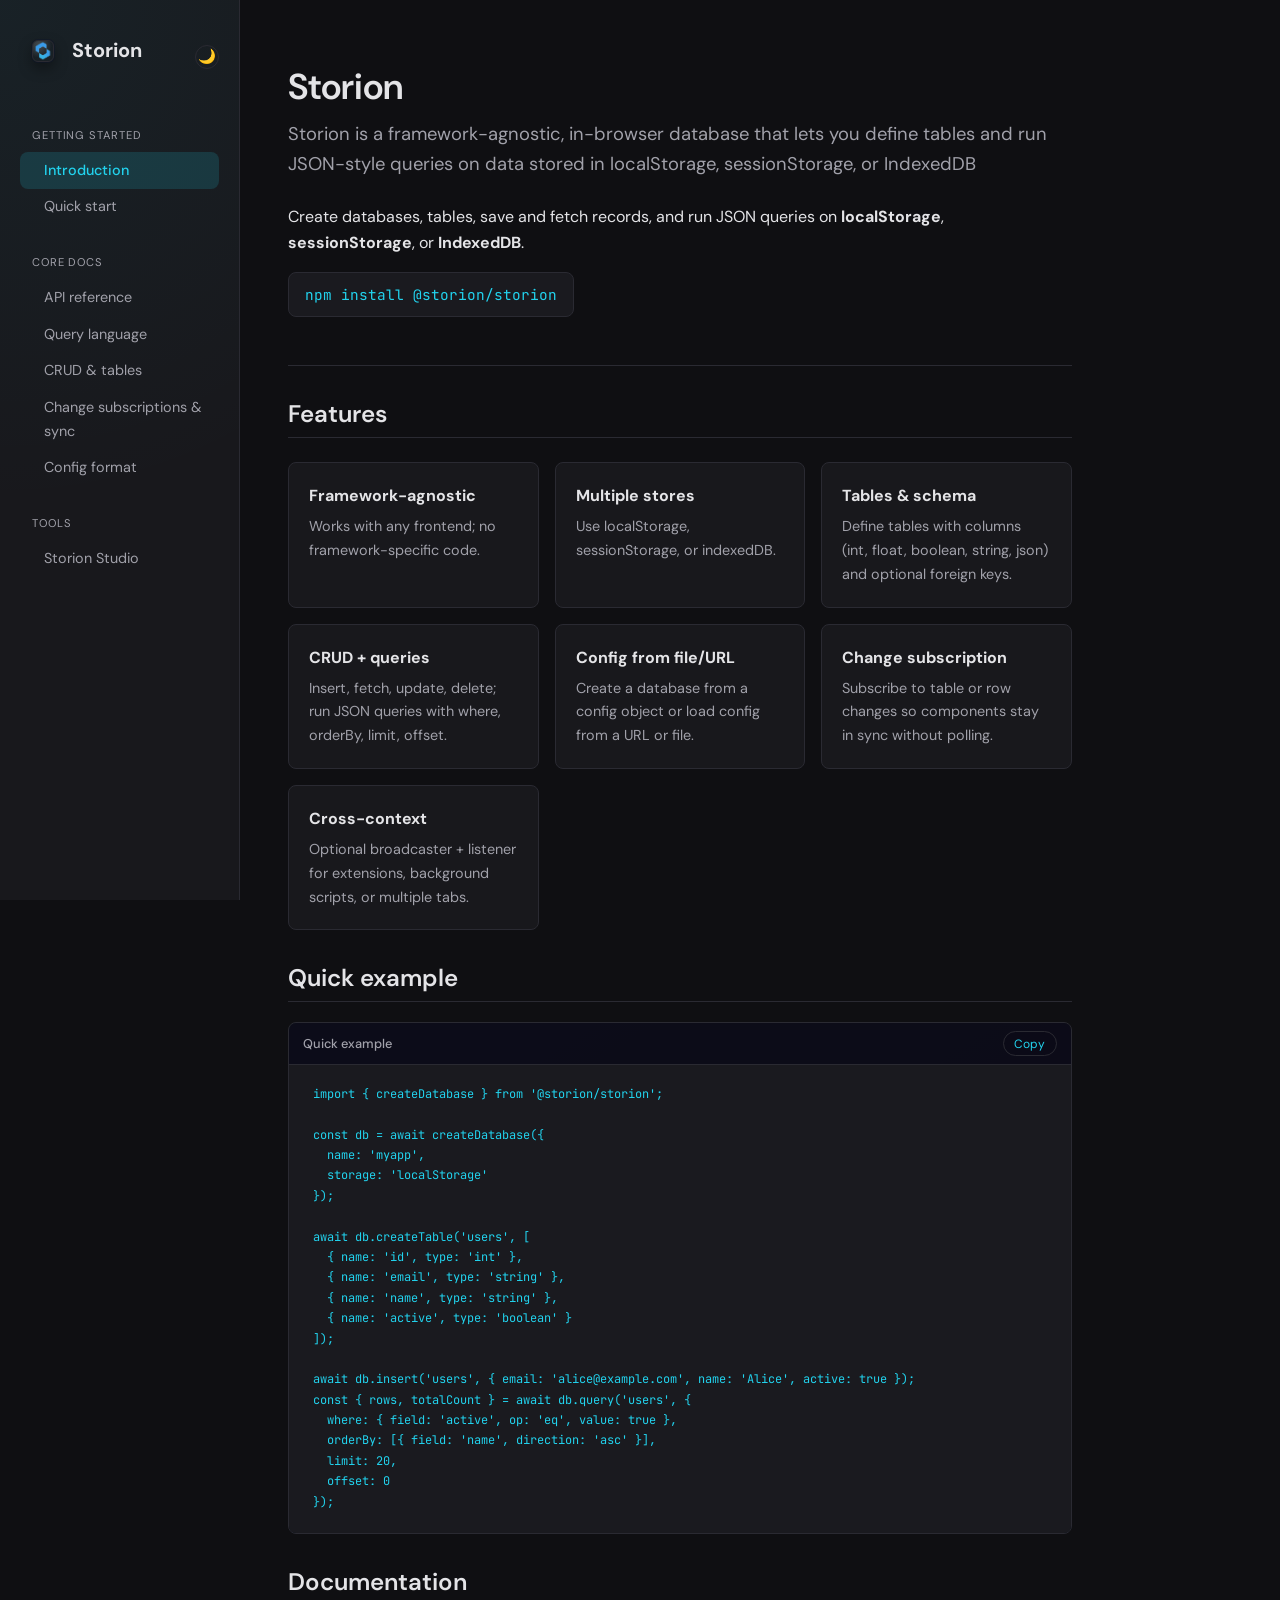
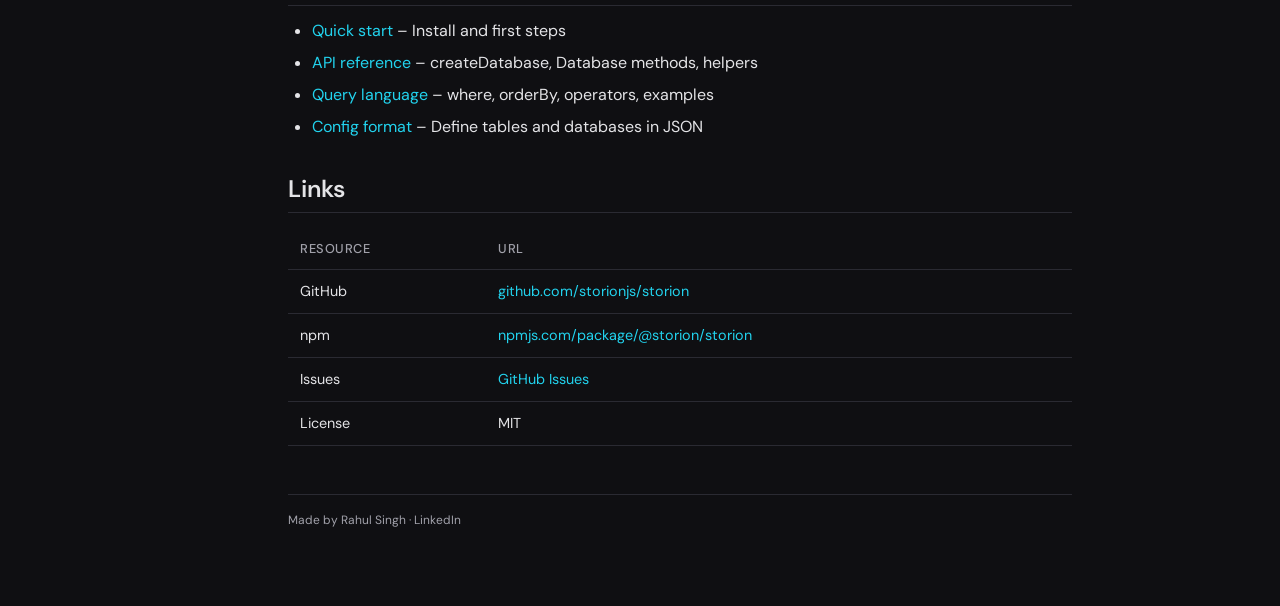
<file: index.html>
<!DOCTYPE html>
<html lang="en">
<head>
  <meta charset="UTF-8">
  <meta name="viewport" content="width=device-width, initial-scale=1.0">
  <title>Storion – Client-side database for the browser</title>
  <link rel="preconnect" href="https://fonts.googleapis.com">
  <link rel="preconnect" href="https://fonts.gstatic.com" crossorigin>
  <link href="https://fonts.googleapis.com/css2?family=DM+Sans:ital,opsz,wght@0,9..40,400;0,9..40,500;0,9..40,600;0,9..40,700&family=JetBrains+Mono:wght@400;500&display=swap" rel="stylesheet">
  <link rel="stylesheet" href="css/style.css">
  <!-- Google tag (gtag.js) -->
  <script async src="https://www.googletagmanager.com/gtag/js?id=G-P3VKYZGZZJ"></script>
  <script>
    window.dataLayer = window.dataLayer || [];
    function gtag(){dataLayer.push(arguments);}
    gtag('js', new Date());
    gtag('config', 'G-P3VKYZGZZJ', {
      site_id: 'storion-docs',
      page_title: document.title,
      page_location: window.location.href,
      page_path: window.location.pathname + window.location.search
    });
  </script>
  <script defer src="js/docs.js"></script>
</head>
<body>
  <div class="docs-wrap">
    <nav class="docs-nav">
      <div class="docs-nav-inner">
        <div class="brand-row">
          <div class="brand">
            <img src="assets/logo.png" alt="Storion logo" class="brand-logo">
            <a href="index.html" class="brand-name">Storion</a>
          </div>
          <button type="button" class="theme-toggle" aria-label="Toggle theme"></button>
        </div>

        <div class="nav-sections">
          <div class="nav-section">
            <div class="nav-group">Getting started</div>
            <a href="index.html" class="nav-link active">Introduction</a>
            <a href="quick-start.html" class="nav-link">Quick start</a>
          </div>

          <div class="nav-section">
            <div class="nav-group">Core docs</div>
            <a href="api.html" class="nav-link">API reference</a>
            <a href="query-language.html" class="nav-link">Query language</a>
            <a href="crud-tables.html" class="nav-link">CRUD &amp; tables</a>
            <a href="sync.html" class="nav-link">Change subscriptions &amp; sync</a>
            <a href="config-format.html" class="nav-link">Config format</a>
          </div>

          <div class="nav-section">
            <div class="nav-group">Tools</div>
            <a href="storion-studio.html" class="nav-link">Storion Studio</a>
          </div>
        </div>
      </div>
    </nav>
    <main class="docs-main">
      <header class="hero">
        <h1>Storion</h1>
        <p class="tagline">Storion is a framework-agnostic, in-browser database that lets you define tables and run JSON-style queries on data stored in localStorage, sessionStorage, or IndexedDB</p>
        <p>Create databases, tables, save and fetch records, and run JSON queries on <strong>localStorage</strong>, <strong>sessionStorage</strong>, or <strong>IndexedDB</strong>.</p>
        <code class="install">npm install @storion/storion</code>
      </header>

      <h2>Features</h2>
      <div class="feature-grid">
        <div class="feature-card">
          <strong>Framework-agnostic</strong>
          <p>Works with any frontend; no framework-specific code.</p>
        </div>
        <div class="feature-card">
          <strong>Multiple stores</strong>
          <p>Use localStorage, sessionStorage, or indexedDB.</p>
        </div>
        <div class="feature-card">
          <strong>Tables & schema</strong>
          <p>Define tables with columns (int, float, boolean, string, json) and optional foreign keys.</p>
        </div>
        <div class="feature-card">
          <strong>CRUD + queries</strong>
          <p>Insert, fetch, update, delete; run JSON queries with where, orderBy, limit, offset.</p>
        </div>
        <div class="feature-card">
          <strong>Config from file/URL</strong>
          <p>Create a database from a config object or load config from a URL or file.</p>
        </div>
        <div class="feature-card">
          <strong>Change subscription</strong>
          <p>Subscribe to table or row changes so components stay in sync without polling.</p>
        </div>
        <div class="feature-card">
          <strong>Cross-context</strong>
          <p>Optional broadcaster + listener for extensions, background scripts, or multiple tabs.</p>
        </div>
      </div>

      <h2>Quick example</h2>
      <pre><code>import { createDatabase } from '@storion/storion';

const db = await createDatabase({
  name: 'myapp',
  storage: 'localStorage'
});

await db.createTable('users', [
  { name: 'id', type: 'int' },
  { name: 'email', type: 'string' },
  { name: 'name', type: 'string' },
  { name: 'active', type: 'boolean' }
]);

await db.insert('users', { email: 'alice@example.com', name: 'Alice', active: true });
const { rows, totalCount } = await db.query('users', {
  where: { field: 'active', op: 'eq', value: true },
  orderBy: [{ field: 'name', direction: 'asc' }],
  limit: 20,
  offset: 0
});</code></pre>

      <h2>Documentation</h2>
      <ul>
        <li><a href="quick-start.html">Quick start</a> – Install and first steps</li>
        <li><a href="api.html">API reference</a> – createDatabase, Database methods, helpers</li>
        <li><a href="query-language.html">Query language</a> – where, orderBy, operators, examples</li>
        <li><a href="config-format.html">Config format</a> – Define tables and databases in JSON</li>
      </ul>

      <h2>Links</h2>
      <table>
        <tr><th>Resource</th><th>URL</th></tr>
        <tr><td>GitHub</td><td><a href="https://github.com/storionjs/storion" target="_blank" rel="noopener">github.com/storionjs/storion</a></td></tr>
        <tr><td>npm</td><td><a href="https://www.npmjs.com/package/@storion/storion" target="_blank" rel="noopener">npmjs.com/package/@storion/storion</a></td></tr>
        <tr><td>Issues</td><td><a href="https://github.com/storionjs/storion/issues" target="_blank" rel="noopener">GitHub Issues</a></td></tr>
        <tr><td>License</td><td>MIT</td></tr>
      </table>
    </main>
  </div>
  <button class="nav-toggle" type="button" aria-label="Toggle menu">Menu</button>
</body>
</html>
</file>
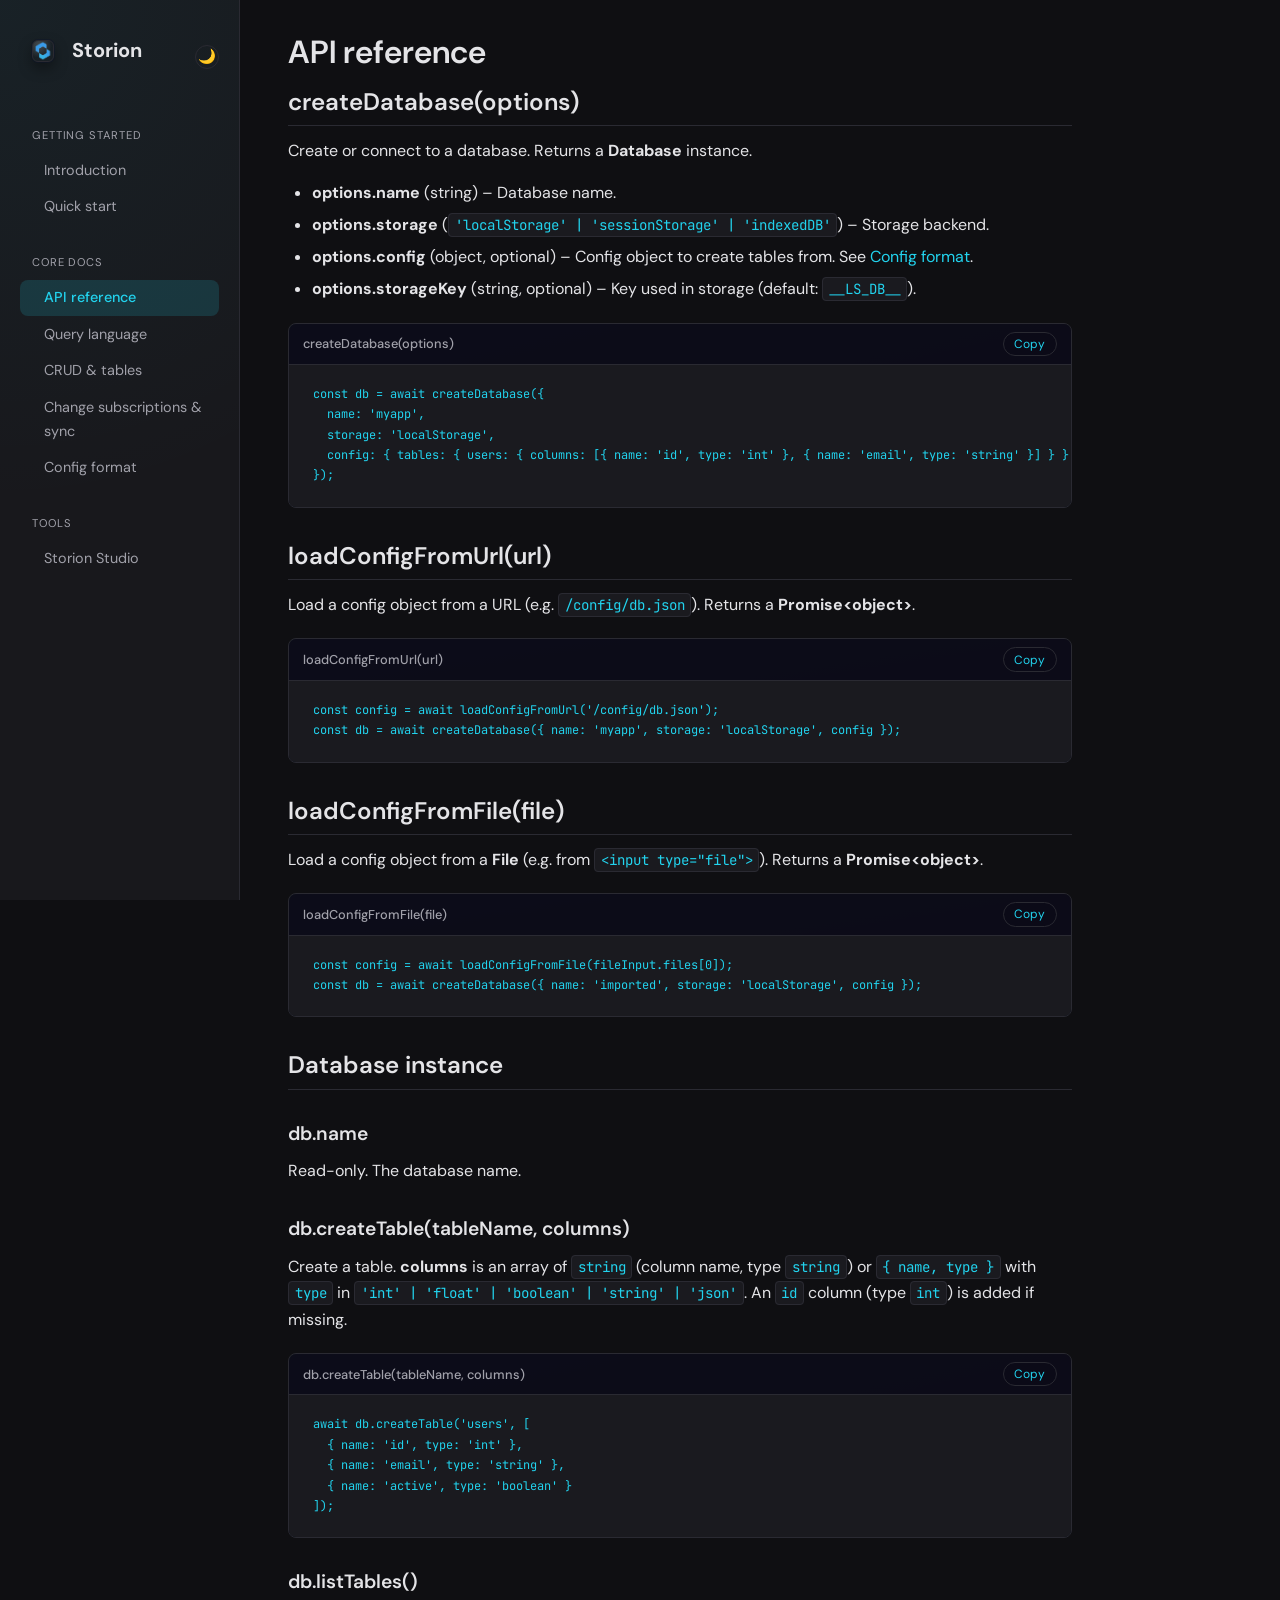
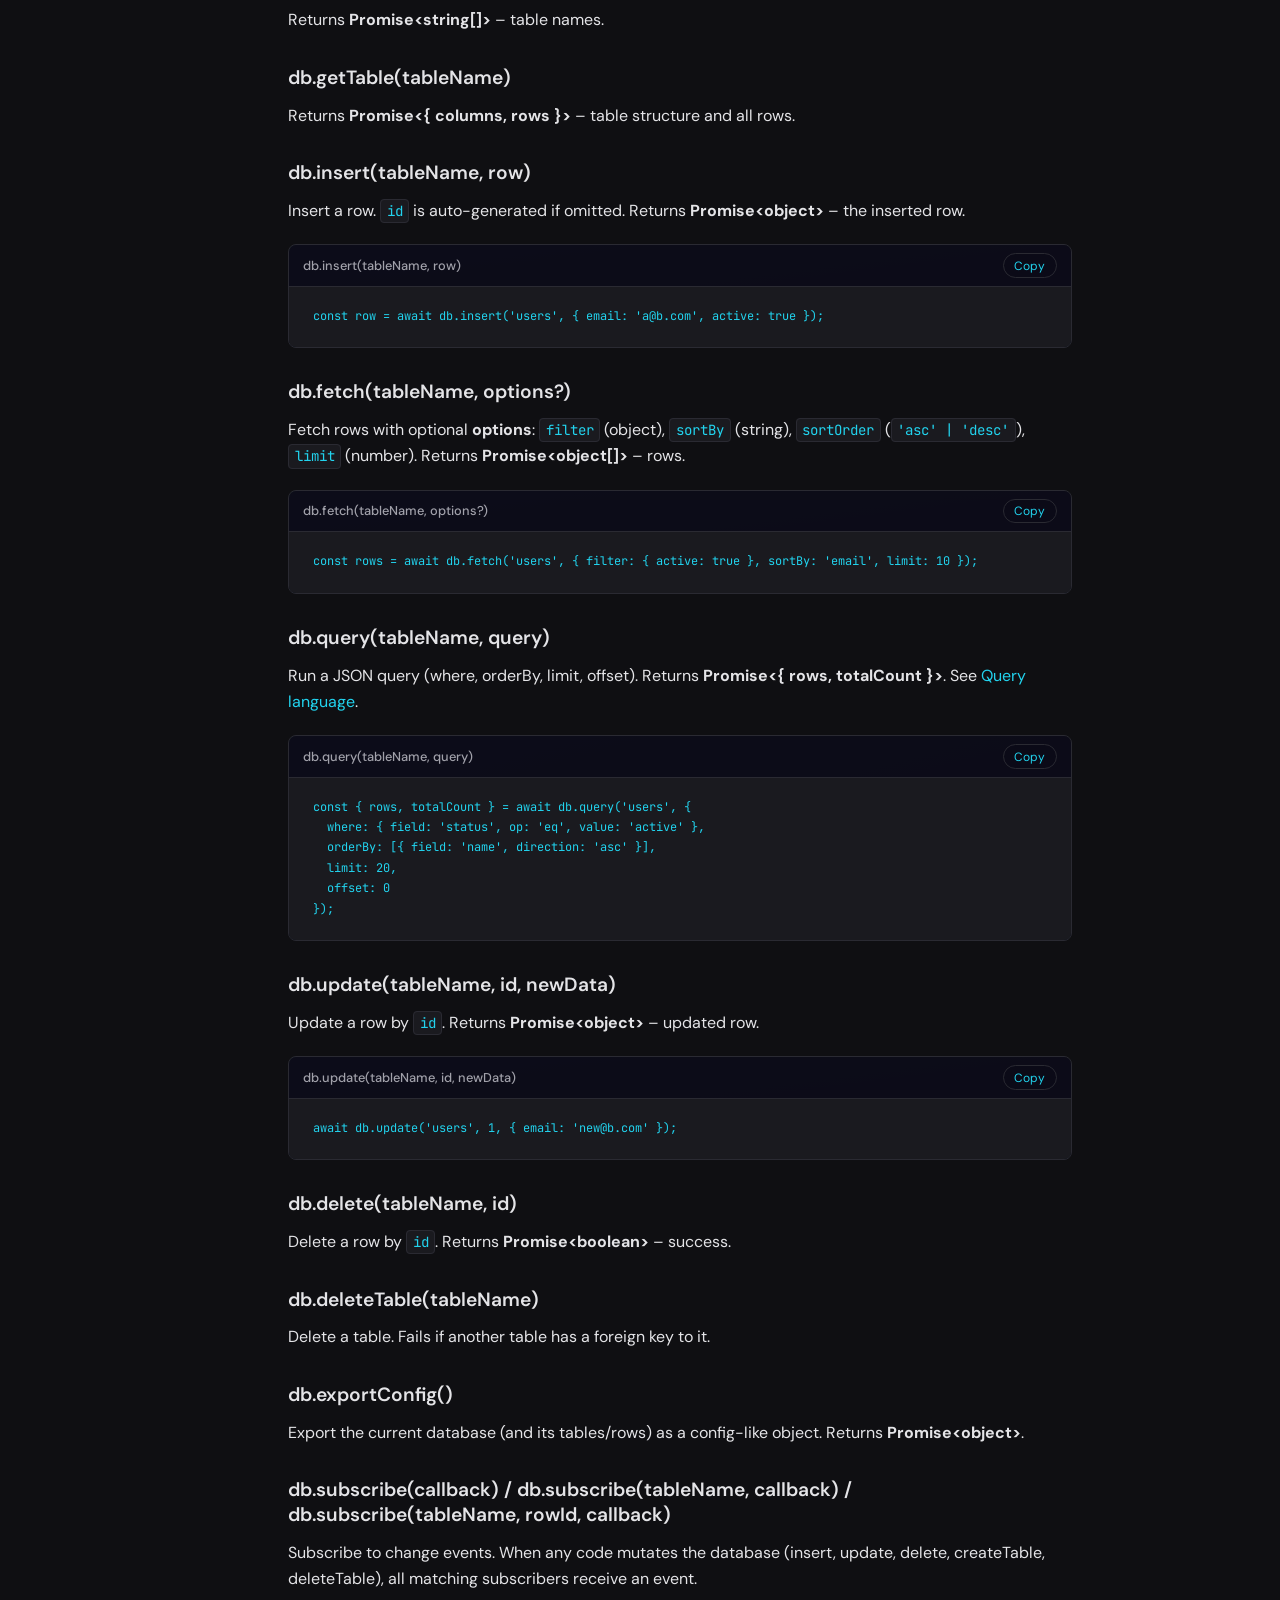
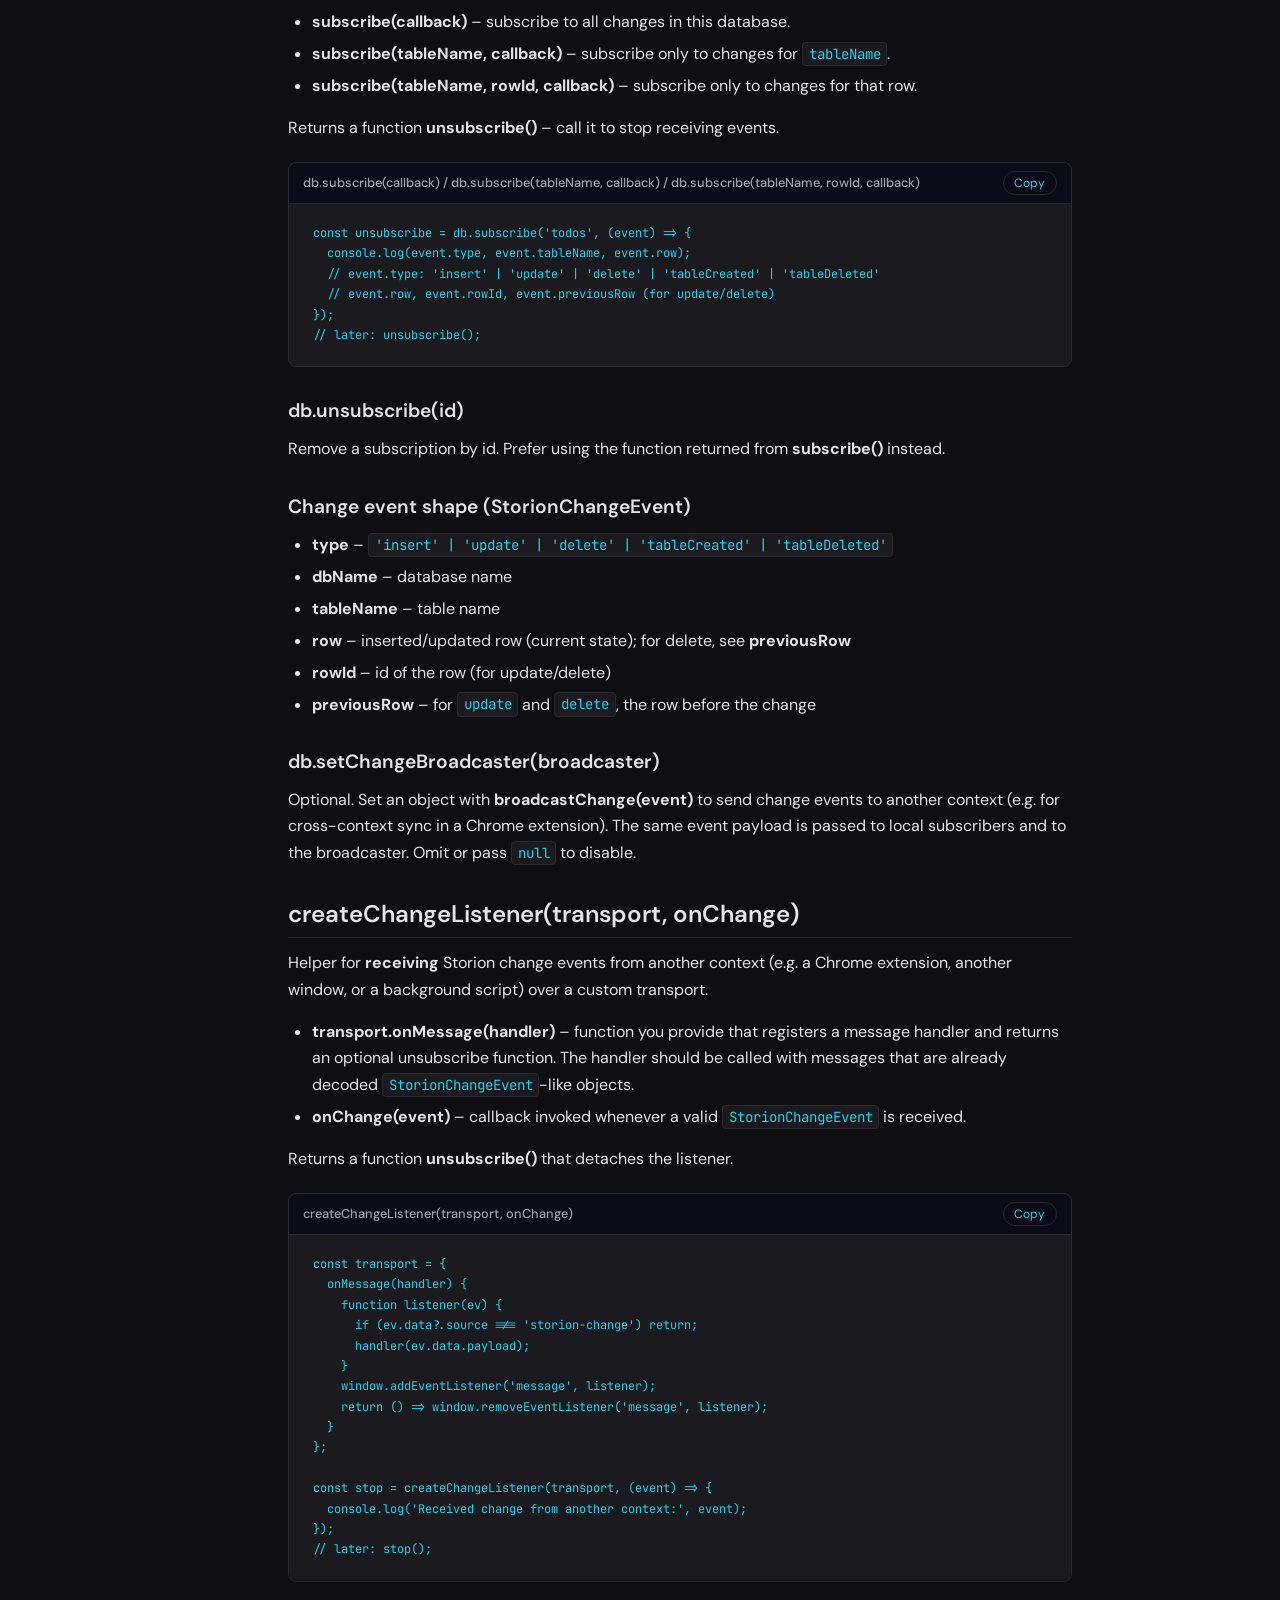
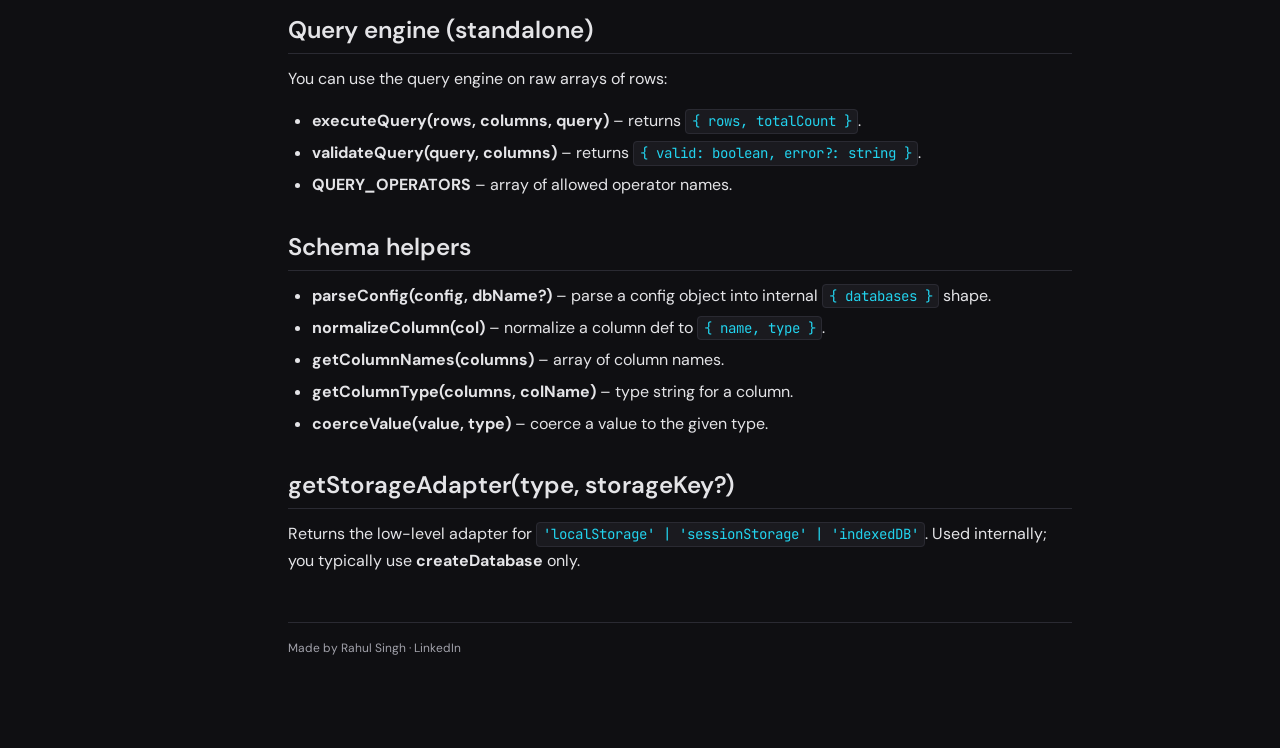
<file: api.html>
<!DOCTYPE html>
<html lang="en">
<head>
  <meta charset="UTF-8">
  <meta name="viewport" content="width=device-width, initial-scale=1.0">
  <title>API reference – Storion</title>
  <link rel="preconnect" href="https://fonts.googleapis.com">
  <link rel="preconnect" href="https://fonts.gstatic.com" crossorigin>
  <link href="https://fonts.googleapis.com/css2?family=DM+Sans:ital,opsz,wght@0,9..40,400;0,9..40,500;0,9..40,600;0,9..40,700&family=JetBrains+Mono:wght@400;500&display=swap" rel="stylesheet">
  <link rel="stylesheet" href="css/style.css">
  <!-- Google tag (gtag.js) -->
  <script async src="https://www.googletagmanager.com/gtag/js?id=G-P3VKYZGZZJ"></script>
  <script>
    window.dataLayer = window.dataLayer || [];
    function gtag(){dataLayer.push(arguments);}
    gtag('js', new Date());
    gtag('config', 'G-P3VKYZGZZJ', {
      site_id: 'storion-docs',
      page_title: document.title,
      page_location: window.location.href,
      page_path: window.location.pathname + window.location.search
    });
  </script>
  <script defer src="js/docs.js"></script>
</head>
<body>
  <div class="docs-wrap">
    <nav class="docs-nav">
      <div class="docs-nav-inner">
        <div class="brand-row">
          <div class="brand">
            <img src="assets/logo.png" alt="Storion logo" class="brand-logo">
            <a href="index.html" class="brand-name">Storion</a>
          </div>
          <button type="button" class="theme-toggle" aria-label="Toggle theme"></button>
        </div>

        <div class="nav-sections">
          <div class="nav-section">
            <div class="nav-group">Getting started</div>
            <a href="index.html" class="nav-link">Introduction</a>
            <a href="quick-start.html" class="nav-link">Quick start</a>
          </div>

          <div class="nav-section">
            <div class="nav-group">Core docs</div>
            <a href="api.html" class="nav-link active">API reference</a>
            <a href="query-language.html" class="nav-link">Query language</a>
            <a href="crud-tables.html" class="nav-link">CRUD &amp; tables</a>
            <a href="sync.html" class="nav-link">Change subscriptions &amp; sync</a>
            <a href="config-format.html" class="nav-link">Config format</a>
          </div>

          <div class="nav-section">
            <div class="nav-group">Tools</div>
            <a href="storion-studio.html" class="nav-link">Storion Studio</a>
          </div>
        </div>
      </div>
    </nav>
    <main class="docs-main">
      <h1>API reference</h1>

      <section class="api-section">
        <h2>createDatabase(options)</h2>
        <p>Create or connect to a database. Returns a <strong>Database</strong> instance.</p>
        <ul>
          <li><strong>options.name</strong> (string) – Database name.</li>
          <li><strong>options.storage</strong> (<code>'localStorage' | 'sessionStorage' | 'indexedDB'</code>) – Storage backend.</li>
          <li><strong>options.config</strong> (object, optional) – Config object to create tables from. See <a href="config-format.html">Config format</a>.</li>
          <li><strong>options.storageKey</strong> (string, optional) – Key used in storage (default: <code>__LS_DB__</code>).</li>
        </ul>
        <pre><code>const db = await createDatabase({
  name: 'myapp',
  storage: 'localStorage',
  config: { tables: { users: { columns: [{ name: 'id', type: 'int' }, { name: 'email', type: 'string' }] } } }
});</code></pre>
      </section>

      <section class="api-section">
        <h2>loadConfigFromUrl(url)</h2>
        <p>Load a config object from a URL (e.g. <code>/config/db.json</code>). Returns a <strong>Promise&lt;object&gt;</strong>.</p>
        <pre><code>const config = await loadConfigFromUrl('/config/db.json');
const db = await createDatabase({ name: 'myapp', storage: 'localStorage', config });</code></pre>
      </section>

      <section class="api-section">
        <h2>loadConfigFromFile(file)</h2>
        <p>Load a config object from a <strong>File</strong> (e.g. from <code>&lt;input type="file"&gt;</code>). Returns a <strong>Promise&lt;object&gt;</strong>.</p>
        <pre><code>const config = await loadConfigFromFile(fileInput.files[0]);
const db = await createDatabase({ name: 'imported', storage: 'localStorage', config });</code></pre>
      </section>

      <section class="api-section">
        <h2>Database instance</h2>

        <h3>db.name</h3>
        <p>Read-only. The database name.</p>

        <h3>db.createTable(tableName, columns)</h3>
        <p>Create a table. <strong>columns</strong> is an array of <code>string</code> (column name, type <code>string</code>) or <code>{ name, type }</code> with <code>type</code> in <code>'int' | 'float' | 'boolean' | 'string' | 'json'</code>. An <code>id</code> column (type <code>int</code>) is added if missing.</p>
        <pre><code>await db.createTable('users', [
  { name: 'id', type: 'int' },
  { name: 'email', type: 'string' },
  { name: 'active', type: 'boolean' }
]);</code></pre>

        <h3>db.listTables()</h3>
        <p>Returns <strong>Promise&lt;string[]&gt;</strong> – table names.</p>

        <h3>db.getTable(tableName)</h3>
        <p>Returns <strong>Promise&lt;{ columns, rows }&gt;</strong> – table structure and all rows.</p>

        <h3>db.insert(tableName, row)</h3>
        <p>Insert a row. <code>id</code> is auto-generated if omitted. Returns <strong>Promise&lt;object&gt;</strong> – the inserted row.</p>
        <pre><code>const row = await db.insert('users', { email: 'a@b.com', active: true });</code></pre>

        <h3>db.fetch(tableName, options?)</h3>
        <p>Fetch rows with optional <strong>options</strong>: <code>filter</code> (object), <code>sortBy</code> (string), <code>sortOrder</code> (<code>'asc' | 'desc'</code>), <code>limit</code> (number). Returns <strong>Promise&lt;object[]&gt;</strong> – rows.</p>
        <pre><code>const rows = await db.fetch('users', { filter: { active: true }, sortBy: 'email', limit: 10 });</code></pre>

        <h3>db.query(tableName, query)</h3>
        <p>Run a JSON query (where, orderBy, limit, offset). Returns <strong>Promise&lt;{ rows, totalCount }&gt;</strong>. See <a href="query-language.html">Query language</a>.</p>
        <pre><code>const { rows, totalCount } = await db.query('users', {
  where: { field: 'status', op: 'eq', value: 'active' },
  orderBy: [{ field: 'name', direction: 'asc' }],
  limit: 20,
  offset: 0
});</code></pre>

        <h3>db.update(tableName, id, newData)</h3>
        <p>Update a row by <code>id</code>. Returns <strong>Promise&lt;object&gt;</strong> – updated row.</p>
        <pre><code>await db.update('users', 1, { email: 'new@b.com' });</code></pre>

        <h3>db.delete(tableName, id)</h3>
        <p>Delete a row by <code>id</code>. Returns <strong>Promise&lt;boolean&gt;</strong> – success.</p>

        <h3>db.deleteTable(tableName)</h3>
        <p>Delete a table. Fails if another table has a foreign key to it.</p>

        <h3>db.exportConfig()</h3>
        <p>Export the current database (and its tables/rows) as a config-like object. Returns <strong>Promise&lt;object&gt;</strong>.</p>

        <h3>db.subscribe(callback) / db.subscribe(tableName, callback) / db.subscribe(tableName, rowId, callback)</h3>
        <p>Subscribe to change events. When any code mutates the database (insert, update, delete, createTable, deleteTable), all matching subscribers receive an event.</p>
        <ul>
          <li><strong>subscribe(callback)</strong> – subscribe to all changes in this database.</li>
          <li><strong>subscribe(tableName, callback)</strong> – subscribe only to changes for <code>tableName</code>.</li>
          <li><strong>subscribe(tableName, rowId, callback)</strong> – subscribe only to changes for that row.</li>
        </ul>
        <p>Returns a function <strong>unsubscribe()</strong> – call it to stop receiving events.</p>
        <pre><code>const unsubscribe = db.subscribe('todos', (event) => {
  console.log(event.type, event.tableName, event.row);
  // event.type: 'insert' | 'update' | 'delete' | 'tableCreated' | 'tableDeleted'
  // event.row, event.rowId, event.previousRow (for update/delete)
});
// later: unsubscribe();</code></pre>

        <h3>db.unsubscribe(id)</h3>
        <p>Remove a subscription by id. Prefer using the function returned from <strong>subscribe()</strong> instead.</p>

        <h3>Change event shape (StorionChangeEvent)</h3>
        <ul>
          <li><strong>type</strong> – <code>'insert' | 'update' | 'delete' | 'tableCreated' | 'tableDeleted'</code></li>
          <li><strong>dbName</strong> – database name</li>
          <li><strong>tableName</strong> – table name</li>
          <li><strong>row</strong> – inserted/updated row (current state); for delete, see <strong>previousRow</strong></li>
          <li><strong>rowId</strong> – id of the row (for update/delete)</li>
          <li><strong>previousRow</strong> – for <code>update</code> and <code>delete</code>, the row before the change</li>
        </ul>

        <h3>db.setChangeBroadcaster(broadcaster)</h3>
        <p>Optional. Set an object with <strong>broadcastChange(event)</strong> to send change events to another context (e.g. for cross-context sync in a Chrome extension). The same event payload is passed to local subscribers and to the broadcaster. Omit or pass <code>null</code> to disable.</p>
      </section>

      <section class="api-section">
        <h2>createChangeListener(transport, onChange)</h2>
        <p>Helper for <strong>receiving</strong> Storion change events from another context (e.g. a Chrome extension, another window, or a background script) over a custom transport.</p>
        <ul>
          <li><strong>transport.onMessage(handler)</strong> – function you provide that registers a message handler and returns an optional unsubscribe function. The handler should be called with messages that are already decoded <code>StorionChangeEvent</code>-like objects.</li>
          <li><strong>onChange(event)</strong> – callback invoked whenever a valid <code>StorionChangeEvent</code> is received.</li>
        </ul>
        <p>Returns a function <strong>unsubscribe()</strong> that detaches the listener.</p>
        <pre><code>const transport = {
  onMessage(handler) {
    function listener(ev) {
      if (ev.data?.source !== 'storion-change') return;
      handler(ev.data.payload);
    }
    window.addEventListener('message', listener);
    return () => window.removeEventListener('message', listener);
  }
};

const stop = createChangeListener(transport, (event) => {
  console.log('Received change from another context:', event);
});
// later: stop();</code></pre>
      </section>

      <section class="api-section">
        <h2>Query engine (standalone)</h2>
        <p>You can use the query engine on raw arrays of rows:</p>
        <ul>
          <li><strong>executeQuery(rows, columns, query)</strong> – returns <code>{ rows, totalCount }</code>.</li>
          <li><strong>validateQuery(query, columns)</strong> – returns <code>{ valid: boolean, error?: string }</code>.</li>
          <li><strong>QUERY_OPERATORS</strong> – array of allowed operator names.</li>
        </ul>
      </section>

      <section class="api-section">
        <h2>Schema helpers</h2>
        <ul>
          <li><strong>parseConfig(config, dbName?)</strong> – parse a config object into internal <code>{ databases }</code> shape.</li>
          <li><strong>normalizeColumn(col)</strong> – normalize a column def to <code>{ name, type }</code>.</li>
          <li><strong>getColumnNames(columns)</strong> – array of column names.</li>
          <li><strong>getColumnType(columns, colName)</strong> – type string for a column.</li>
          <li><strong>coerceValue(value, type)</strong> – coerce a value to the given type.</li>
        </ul>
      </section>

      <section class="api-section">
        <h2>getStorageAdapter(type, storageKey?)</h2>
        <p>Returns the low-level adapter for <code>'localStorage' | 'sessionStorage' | 'indexedDB'</code>. Used internally; you typically use <strong>createDatabase</strong> only.</p>
      </section>
    </main>
  </div>
  <button class="nav-toggle" type="button" aria-label="Toggle menu">Menu</button>
</body>
</html>
</file>
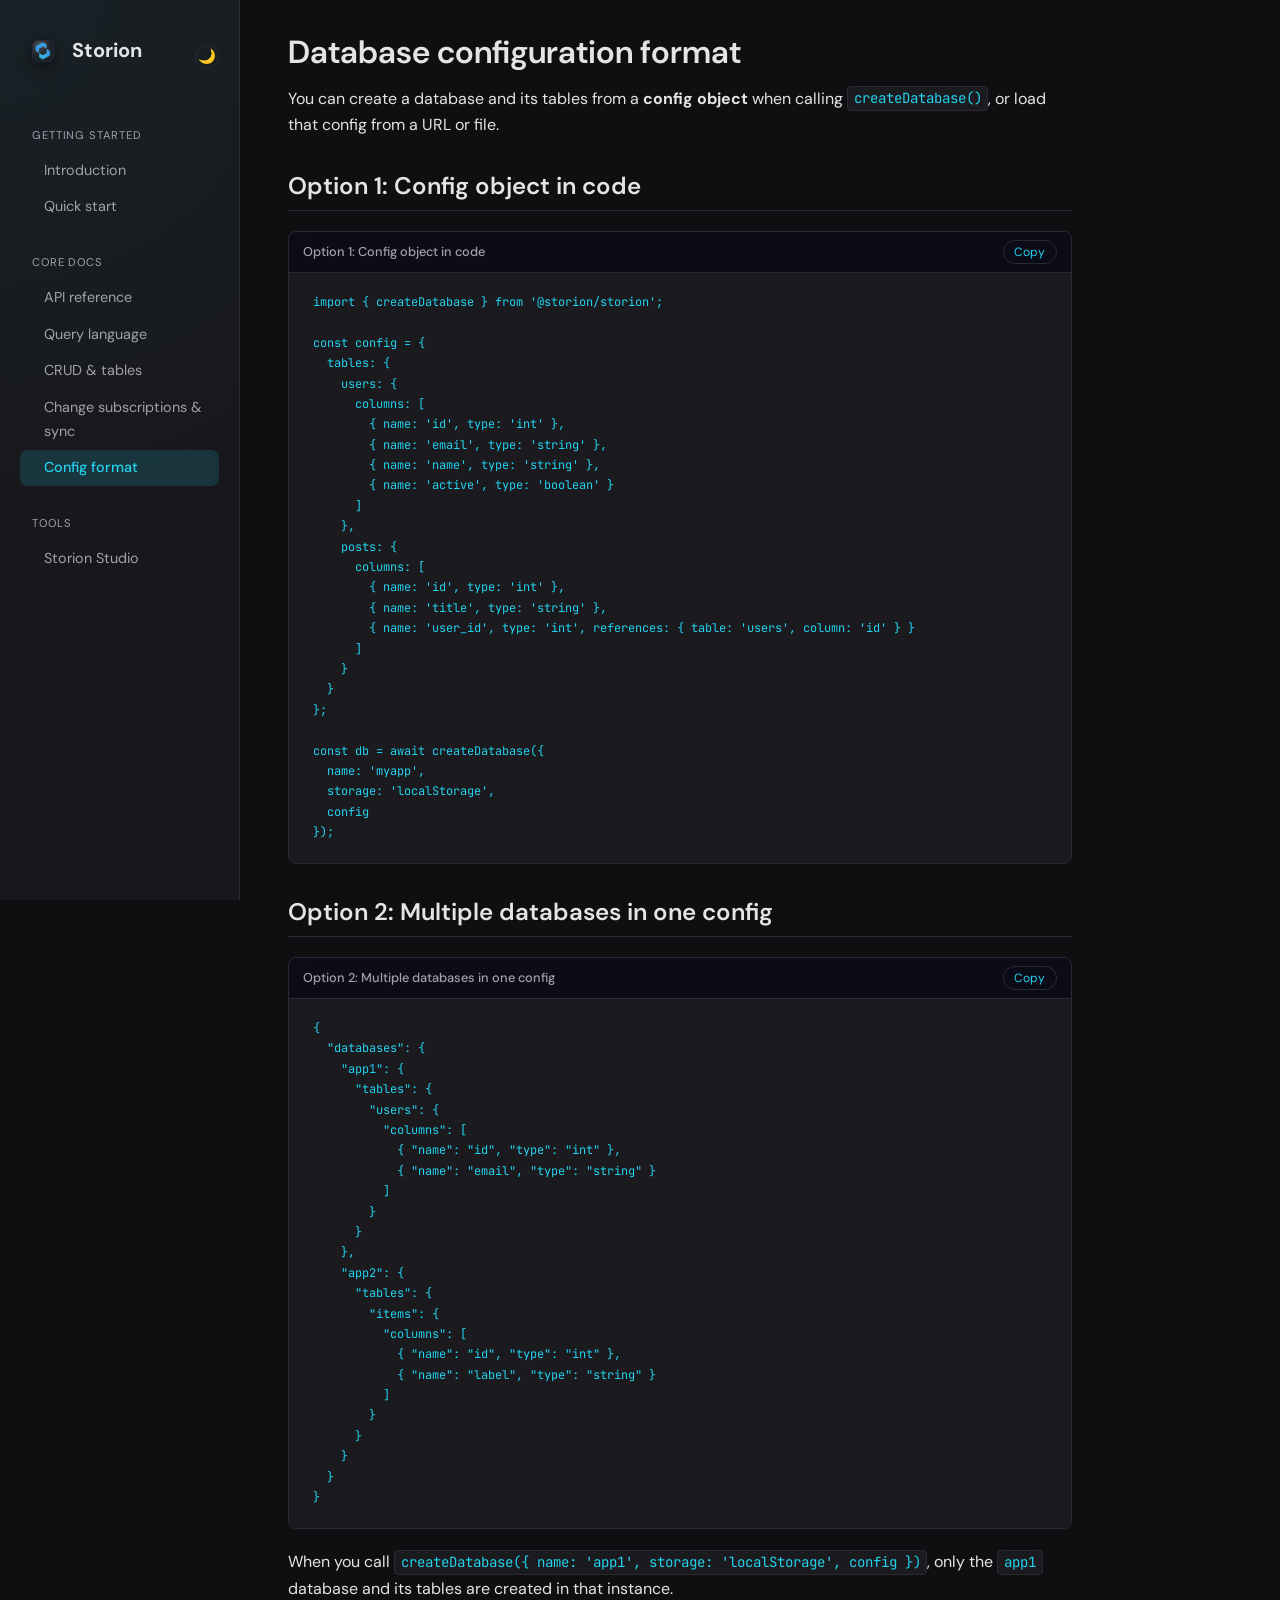
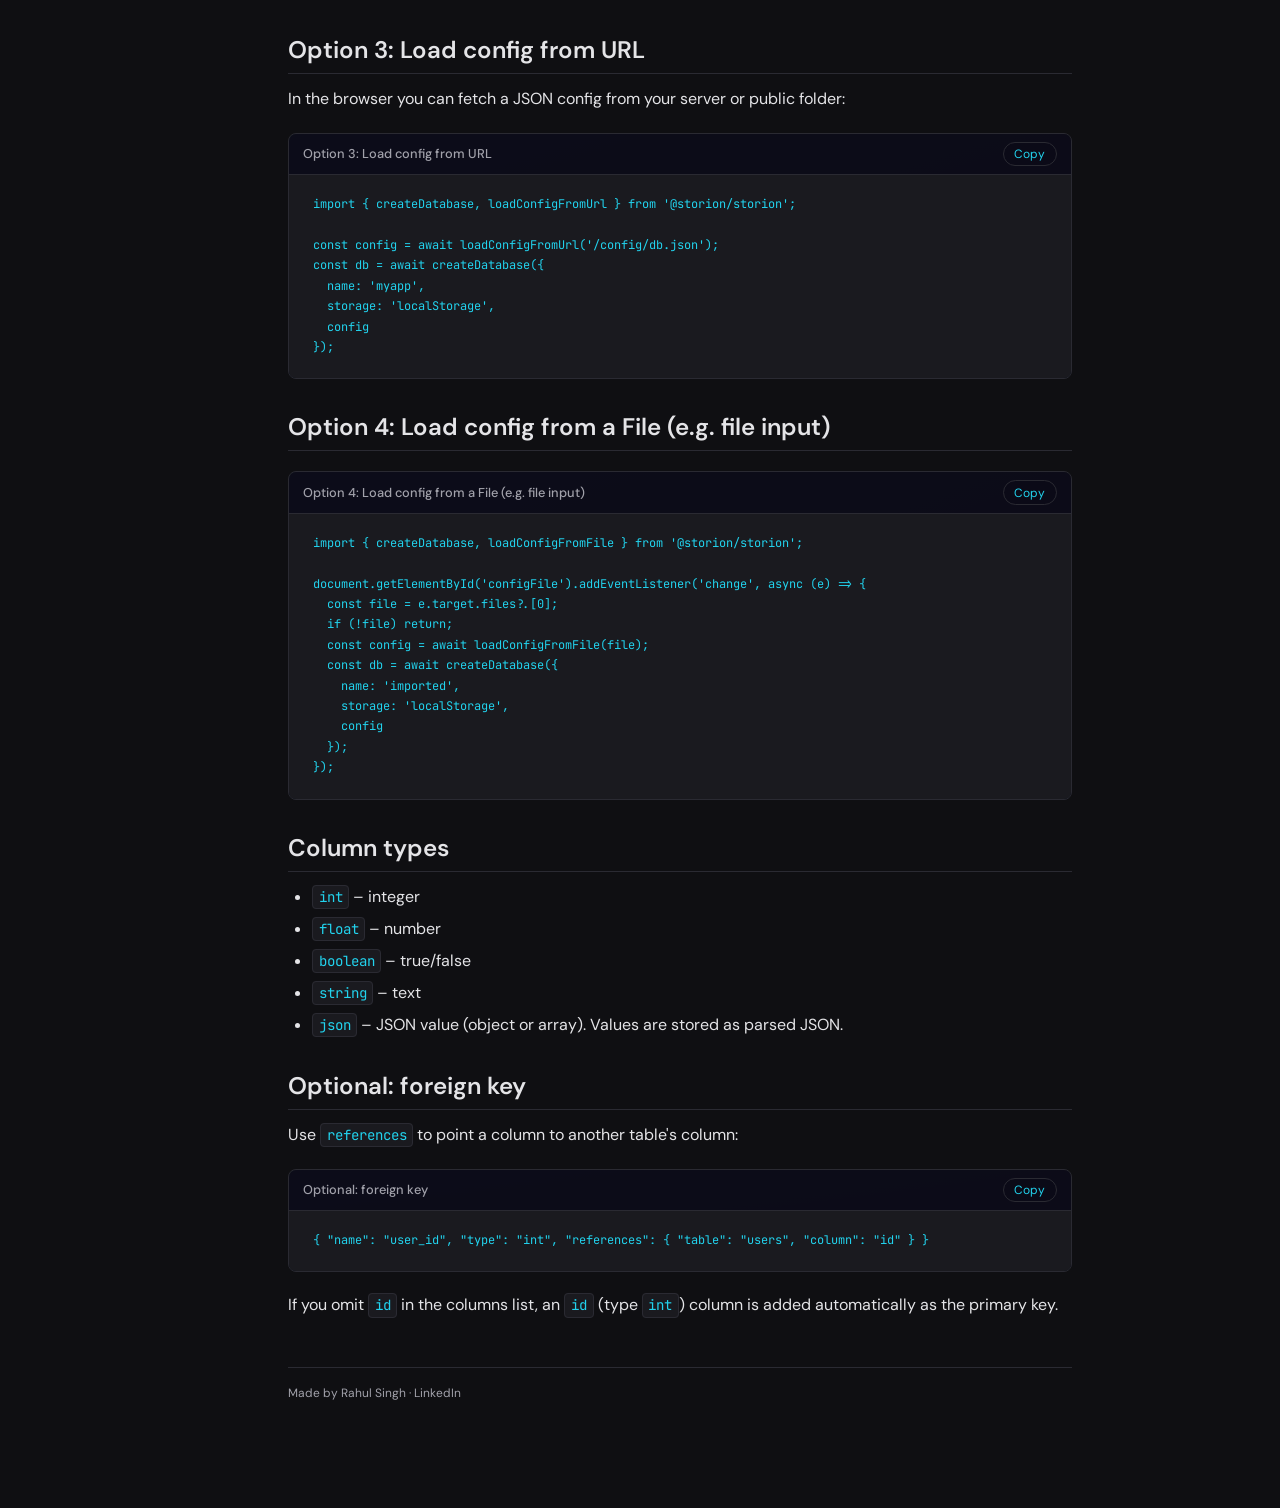
<file: config-format.html>
<!DOCTYPE html>
<html lang="en">
<head>
  <meta charset="UTF-8">
  <meta name="viewport" content="width=device-width, initial-scale=1.0">
  <title>Config format – Storion</title>
  <link rel="preconnect" href="https://fonts.googleapis.com">
  <link rel="preconnect" href="https://fonts.gstatic.com" crossorigin>
  <link href="https://fonts.googleapis.com/css2?family=DM+Sans:ital,opsz,wght@0,9..40,400;0,9..40,500;0,9..40,600;0,9..40,700&family=JetBrains+Mono:wght@400;500&display=swap" rel="stylesheet">
  <link rel="stylesheet" href="css/style.css">
  <!-- Google tag (gtag.js) -->
  <script async src="https://www.googletagmanager.com/gtag/js?id=G-P3VKYZGZZJ"></script>
  <script>
    window.dataLayer = window.dataLayer || [];
    function gtag(){dataLayer.push(arguments);}
    gtag('js', new Date());
    gtag('config', 'G-P3VKYZGZZJ', {
      site_id: 'storion-docs',
      page_title: document.title,
      page_location: window.location.href,
      page_path: window.location.pathname + window.location.search
    });
  </script>
  <script defer src="js/docs.js"></script>
</head>
<body>
  <div class="docs-wrap">
    <nav class="docs-nav">
      <div class="docs-nav-inner">
        <div class="brand-row">
          <div class="brand">
            <img src="assets/logo.png" alt="Storion logo" class="brand-logo">
            <a href="index.html" class="brand-name">Storion</a>
          </div>
          <button type="button" class="theme-toggle" aria-label="Toggle theme"></button>
        </div>

        <div class="nav-sections">
          <div class="nav-section">
            <div class="nav-group">Getting started</div>
            <a href="index.html" class="nav-link">Introduction</a>
            <a href="quick-start.html" class="nav-link">Quick start</a>
          </div>

          <div class="nav-section">
            <div class="nav-group">Core docs</div>
            <a href="api.html" class="nav-link">API reference</a>
            <a href="query-language.html" class="nav-link">Query language</a>
            <a href="crud-tables.html" class="nav-link">CRUD &amp; tables</a>
            <a href="sync.html" class="nav-link">Change subscriptions &amp; sync</a>
            <a href="config-format.html" class="nav-link active">Config format</a>
          </div>

          <div class="nav-section">
            <div class="nav-group">Tools</div>
            <a href="storion-studio.html" class="nav-link">Storion Studio</a>
          </div>
        </div>
      </div>
    </nav>
    <main class="docs-main">
      <h1>Database configuration format</h1>
      <p>You can create a database and its tables from a <strong>config object</strong> when calling <code>createDatabase()</code>, or load that config from a URL or file.</p>

      <h2>Option 1: Config object in code</h2>
      <pre><code>import { createDatabase } from '@storion/storion';

const config = {
  tables: {
    users: {
      columns: [
        { name: 'id', type: 'int' },
        { name: 'email', type: 'string' },
        { name: 'name', type: 'string' },
        { name: 'active', type: 'boolean' }
      ]
    },
    posts: {
      columns: [
        { name: 'id', type: 'int' },
        { name: 'title', type: 'string' },
        { name: 'user_id', type: 'int', references: { table: 'users', column: 'id' } }
      ]
    }
  }
};

const db = await createDatabase({
  name: 'myapp',
  storage: 'localStorage',
  config
});</code></pre>

      <h2>Option 2: Multiple databases in one config</h2>
      <pre><code>{
  "databases": {
    "app1": {
      "tables": {
        "users": {
          "columns": [
            { "name": "id", "type": "int" },
            { "name": "email", "type": "string" }
          ]
        }
      }
    },
    "app2": {
      "tables": {
        "items": {
          "columns": [
            { "name": "id", "type": "int" },
            { "name": "label", "type": "string" }
          ]
        }
      }
    }
  }
}</code></pre>
      <p>When you call <code>createDatabase({ name: 'app1', storage: 'localStorage', config })</code>, only the <code>app1</code> database and its tables are created in that instance.</p>

      <h2>Option 3: Load config from URL</h2>
      <p>In the browser you can fetch a JSON config from your server or public folder:</p>
      <pre><code>import { createDatabase, loadConfigFromUrl } from '@storion/storion';

const config = await loadConfigFromUrl('/config/db.json');
const db = await createDatabase({
  name: 'myapp',
  storage: 'localStorage',
  config
});</code></pre>

      <h2>Option 4: Load config from a File (e.g. file input)</h2>
      <pre><code>import { createDatabase, loadConfigFromFile } from '@storion/storion';

document.getElementById('configFile').addEventListener('change', async (e) => {
  const file = e.target.files?.[0];
  if (!file) return;
  const config = await loadConfigFromFile(file);
  const db = await createDatabase({
    name: 'imported',
    storage: 'localStorage',
    config
  });
});</code></pre>

      <h2>Column types</h2>
      <ul>
        <li><code>int</code> – integer</li>
        <li><code>float</code> – number</li>
        <li><code>boolean</code> – true/false</li>
        <li><code>string</code> – text</li>
        <li><code>json</code> – JSON value (object or array). Values are stored as parsed JSON.</li>
      </ul>

      <h2>Optional: foreign key</h2>
      <p>Use <code>references</code> to point a column to another table's column:</p>
      <pre><code>{ "name": "user_id", "type": "int", "references": { "table": "users", "column": "id" } }</code></pre>
      <p>If you omit <code>id</code> in the columns list, an <code>id</code> (type <code>int</code>) column is added automatically as the primary key.</p>
    </main>
  </div>
  <button class="nav-toggle" type="button" aria-label="Toggle menu">Menu</button>
</body>
</html>
</file>
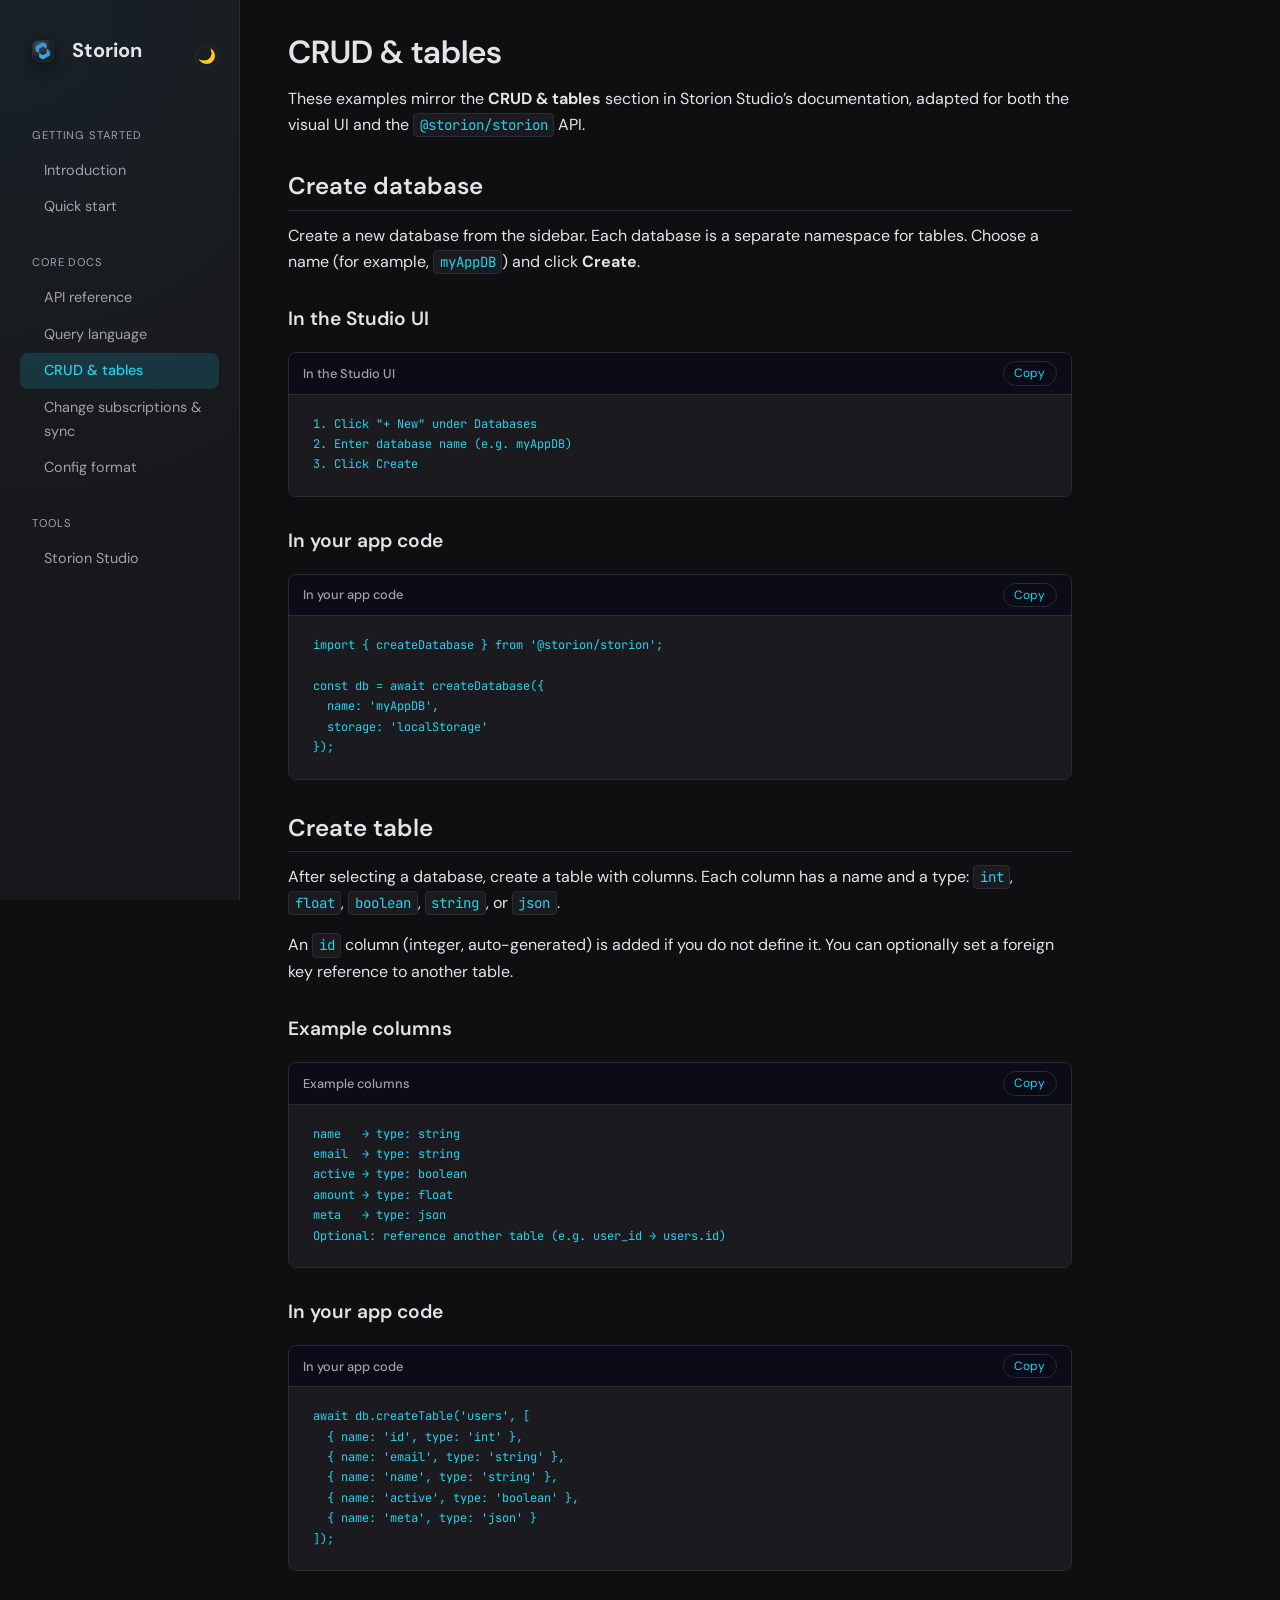
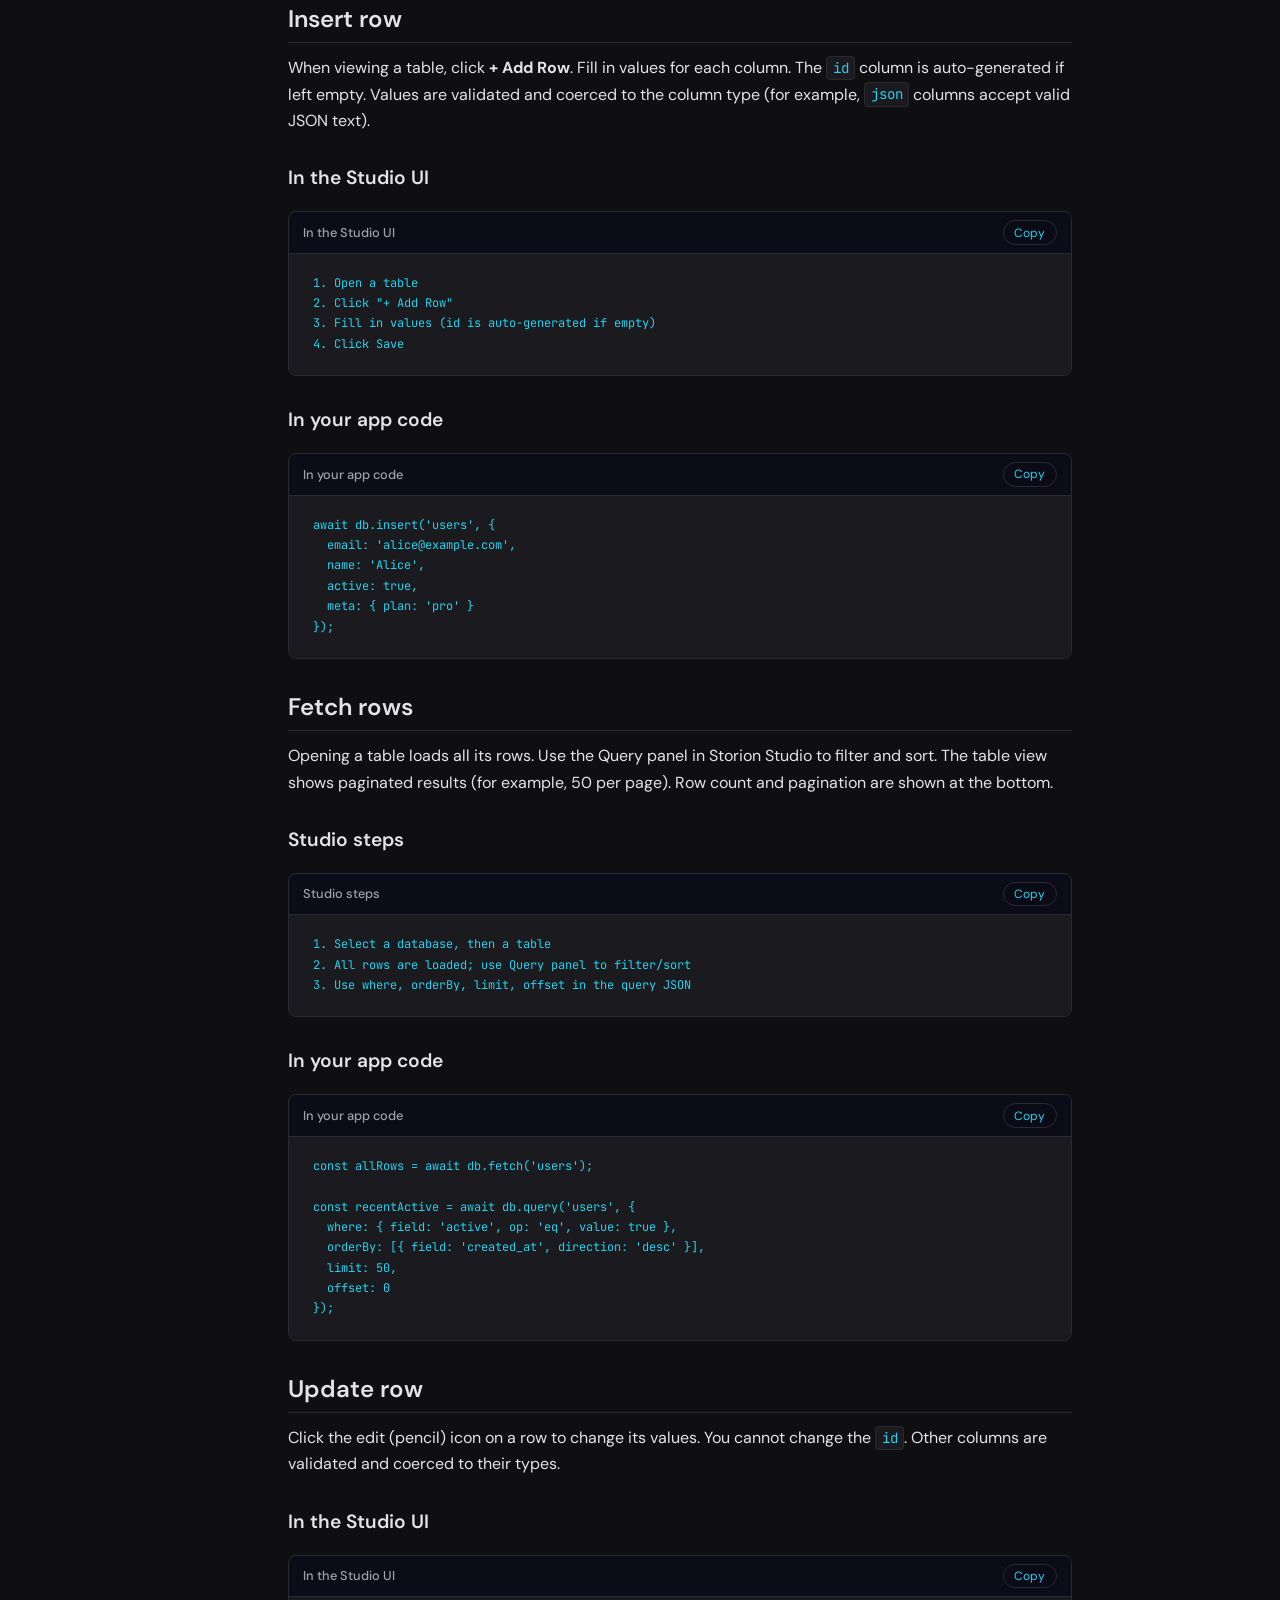
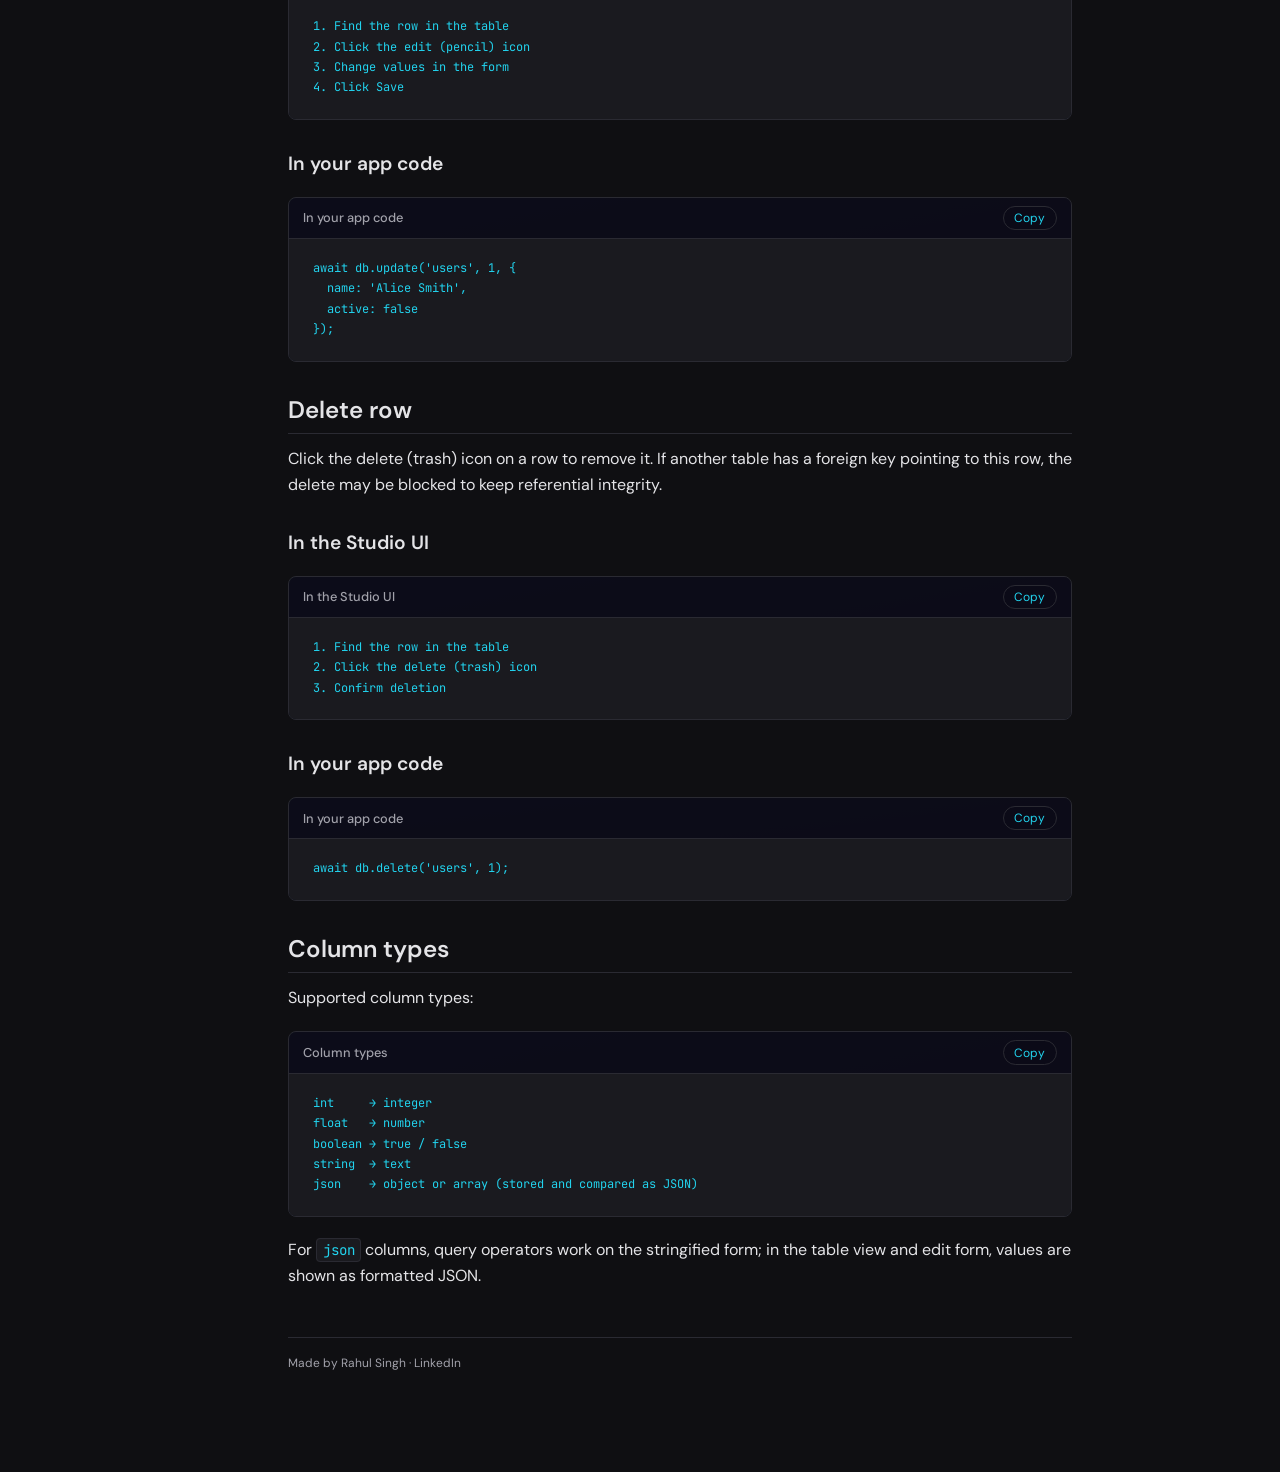
<file: crud-tables.html>
<!DOCTYPE html>
<html lang="en">
<head>
  <meta charset="UTF-8">
  <meta name="viewport" content="width=device-width, initial-scale=1.0">
  <title>CRUD &amp; tables – Storion</title>
  <link rel="preconnect" href="https://fonts.googleapis.com">
  <link rel="preconnect" href="https://fonts.gstatic.com" crossorigin>
  <link href="https://fonts.googleapis.com/css2?family=DM+Sans:ital,opsz,wght@0,9..40,400;0,9..40,500;0,9..40,600;0,9..40,700&family=JetBrains+Mono:wght@400;500&display=swap" rel="stylesheet">
  <link rel="stylesheet" href="css/style.css">
  <!-- Google tag (gtag.js) -->
  <script async src="https://www.googletagmanager.com/gtag/js?id=G-P3VKYZGZZJ"></script>
  <script>
    window.dataLayer = window.dataLayer || [];
    function gtag(){dataLayer.push(arguments);}
    gtag('js', new Date());
    gtag('config', 'G-P3VKYZGZZJ', {
      site_id: 'storion-docs',
      page_title: document.title,
      page_location: window.location.href,
      page_path: window.location.pathname + window.location.search
    });
  </script>
  <script defer src="js/docs.js"></script>
</head>
<body>
  <div class="docs-wrap">
    <nav class="docs-nav">
      <div class="docs-nav-inner">
        <div class="brand-row">
          <div class="brand">
            <img src="assets/logo.png" alt="Storion logo" class="brand-logo">
            <a href="index.html" class="brand-name">Storion</a>
          </div>
          <button type="button" class="theme-toggle" aria-label="Toggle theme"></button>
        </div>

        <div class="nav-sections">
          <div class="nav-section">
            <div class="nav-group">Getting started</div>
            <a href="index.html" class="nav-link">Introduction</a>
            <a href="quick-start.html" class="nav-link">Quick start</a>
          </div>

          <div class="nav-section">
            <div class="nav-group">Core docs</div>
            <a href="api.html" class="nav-link">API reference</a>
            <a href="query-language.html" class="nav-link">Query language</a>
            <a href="crud-tables.html" class="nav-link active">CRUD &amp; tables</a>
            <a href="sync.html" class="nav-link">Change subscriptions &amp; sync</a>
            <a href="config-format.html" class="nav-link">Config format</a>
          </div>

          <div class="nav-section">
            <div class="nav-group">Tools</div>
            <a href="storion-studio.html" class="nav-link">Storion Studio</a>
          </div>
        </div>
      </div>
    </nav>
    <main class="docs-main">
      <h1>CRUD &amp; tables</h1>
      <p>These examples mirror the <strong>CRUD &amp; tables</strong> section in Storion Studio’s documentation, adapted for both the visual UI and the <code>@storion/storion</code> API.</p>

      <h2>Create database</h2>
      <p>Create a new database from the sidebar. Each database is a separate namespace for tables. Choose a name (for example, <code>myAppDB</code>) and click <strong>Create</strong>.</p>

      <h3>In the Studio UI</h3>
      <pre><code>1. Click "+ New" under Databases
2. Enter database name (e.g. myAppDB)
3. Click Create</code></pre>

      <h3>In your app code</h3>
      <pre><code>import { createDatabase } from '@storion/storion';

const db = await createDatabase({
  name: 'myAppDB',
  storage: 'localStorage'
});</code></pre>

      <h2>Create table</h2>
      <p>After selecting a database, create a table with columns. Each column has a name and a type: <code>int</code>, <code>float</code>, <code>boolean</code>, <code>string</code>, or <code>json</code>.</p>
      <p>An <code>id</code> column (integer, auto-generated) is added if you do not define it. You can optionally set a foreign key reference to another table.</p>

      <h3>Example columns</h3>
      <pre><code>name   → type: string
email  → type: string
active → type: boolean
amount → type: float
meta   → type: json
Optional: reference another table (e.g. user_id → users.id)</code></pre>

      <h3>In your app code</h3>
      <pre><code>await db.createTable('users', [
  { name: 'id', type: 'int' },
  { name: 'email', type: 'string' },
  { name: 'name', type: 'string' },
  { name: 'active', type: 'boolean' },
  { name: 'meta', type: 'json' }
]);</code></pre>

      <h2>Insert row</h2>
      <p>When viewing a table, click <strong>+ Add Row</strong>. Fill in values for each column. The <code>id</code> column is auto-generated if left empty. Values are validated and coerced to the column type (for example, <code>json</code> columns accept valid JSON text).</p>

      <h3>In the Studio UI</h3>
      <pre><code>1. Open a table
2. Click "+ Add Row"
3. Fill in values (id is auto-generated if empty)
4. Click Save</code></pre>

      <h3>In your app code</h3>
      <pre><code>await db.insert('users', {
  email: 'alice@example.com',
  name: 'Alice',
  active: true,
  meta: { plan: 'pro' }
});</code></pre>

      <h2>Fetch rows</h2>
      <p>Opening a table loads all its rows. Use the Query panel in Storion Studio to filter and sort. The table view shows paginated results (for example, 50 per page). Row count and pagination are shown at the bottom.</p>

      <h3>Studio steps</h3>
      <pre><code>1. Select a database, then a table
2. All rows are loaded; use Query panel to filter/sort
3. Use where, orderBy, limit, offset in the query JSON</code></pre>

      <h3>In your app code</h3>
      <pre><code>const allRows = await db.fetch('users');

const recentActive = await db.query('users', {
  where: { field: 'active', op: 'eq', value: true },
  orderBy: [{ field: 'created_at', direction: 'desc' }],
  limit: 50,
  offset: 0
});</code></pre>

      <h2>Update row</h2>
      <p>Click the edit (pencil) icon on a row to change its values. You cannot change the <code>id</code>. Other columns are validated and coerced to their types.</p>

      <h3>In the Studio UI</h3>
      <pre><code>1. Find the row in the table
2. Click the edit (pencil) icon
3. Change values in the form
4. Click Save</code></pre>

      <h3>In your app code</h3>
      <pre><code>await db.update('users', 1, {
  name: 'Alice Smith',
  active: false
});</code></pre>

      <h2>Delete row</h2>
      <p>Click the delete (trash) icon on a row to remove it. If another table has a foreign key pointing to this row, the delete may be blocked to keep referential integrity.</p>

      <h3>In the Studio UI</h3>
      <pre><code>1. Find the row in the table
2. Click the delete (trash) icon
3. Confirm deletion</code></pre>

      <h3>In your app code</h3>
      <pre><code>await db.delete('users', 1);</code></pre>

      <h2>Column types</h2>
      <p>Supported column types:</p>
      <pre><code>int     → integer
float   → number
boolean → true / false
string  → text
json    → object or array (stored and compared as JSON)</code></pre>
      <p>For <code>json</code> columns, query operators work on the stringified form; in the table view and edit form, values are shown as formatted JSON.</p>
    </main>
  </div>
  <button class="nav-toggle" type="button" aria-label="Toggle menu">Menu</button>
</body>
</html>
</file>
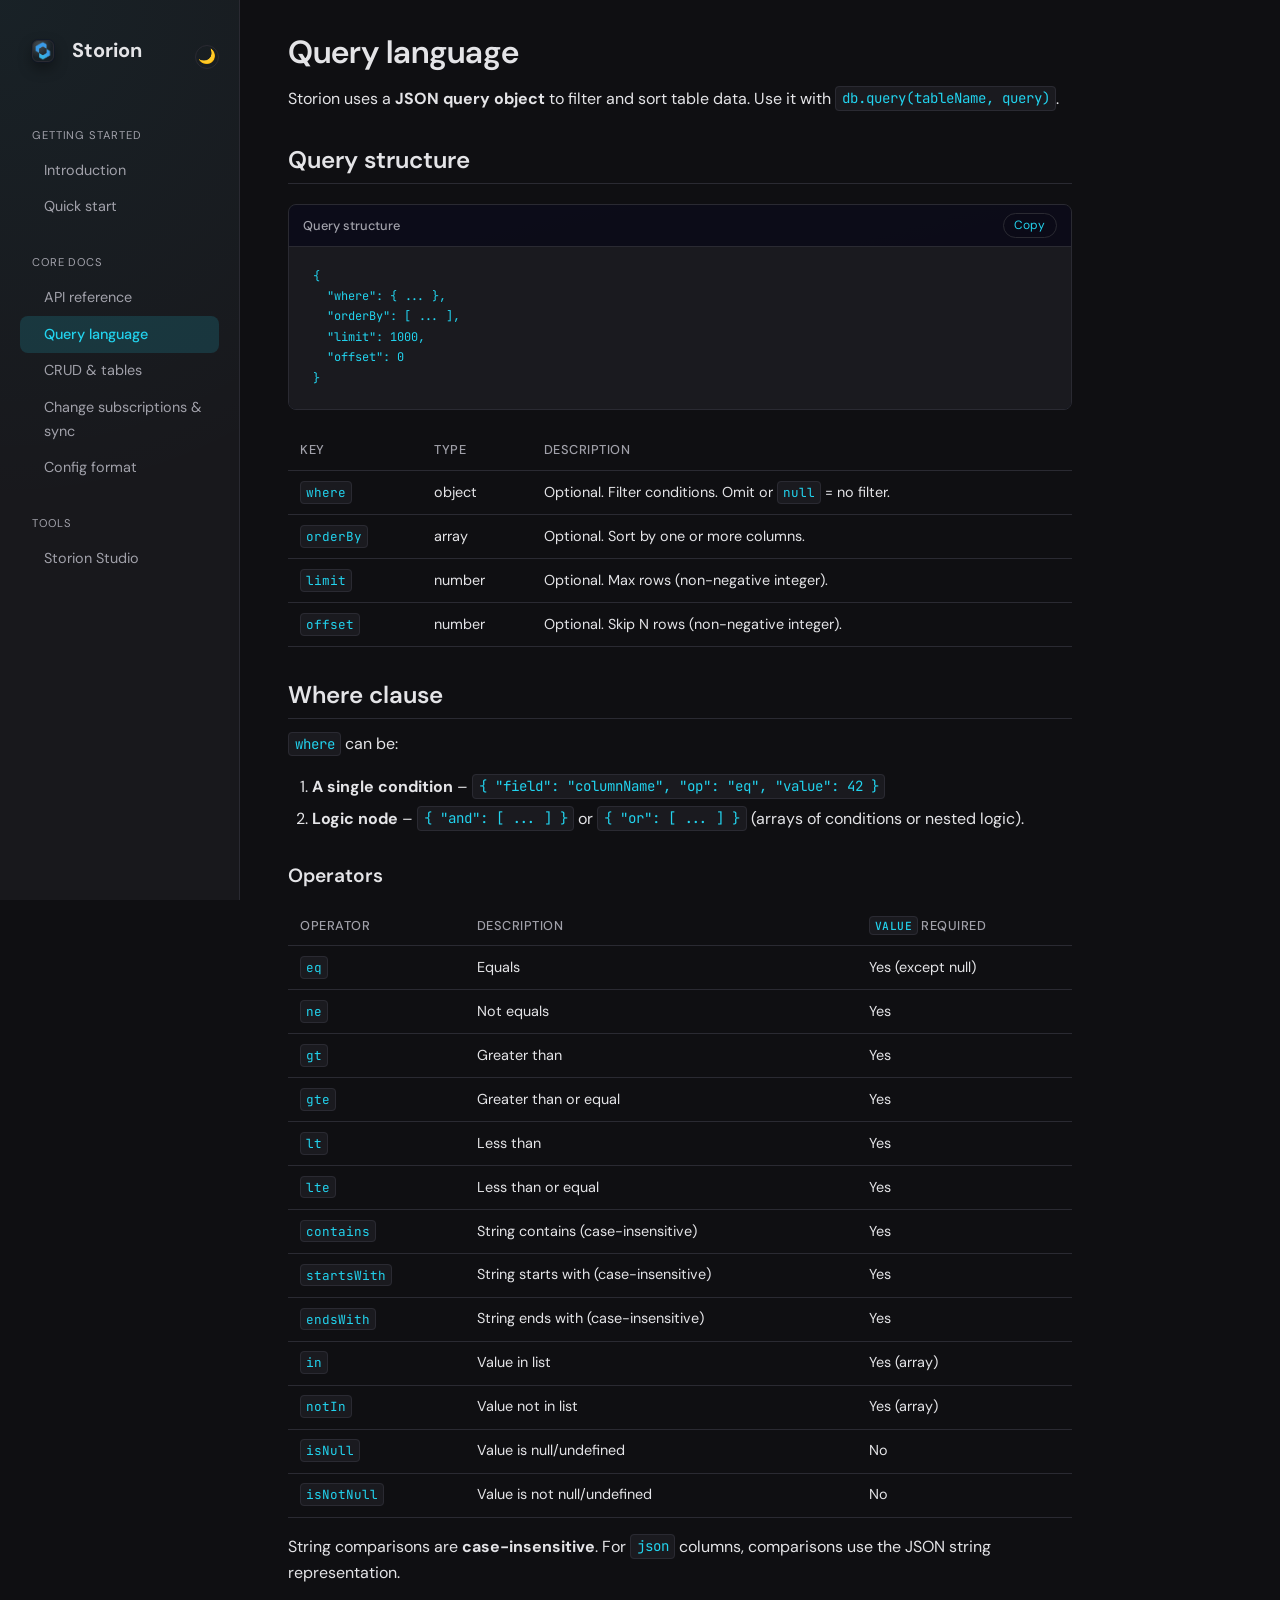
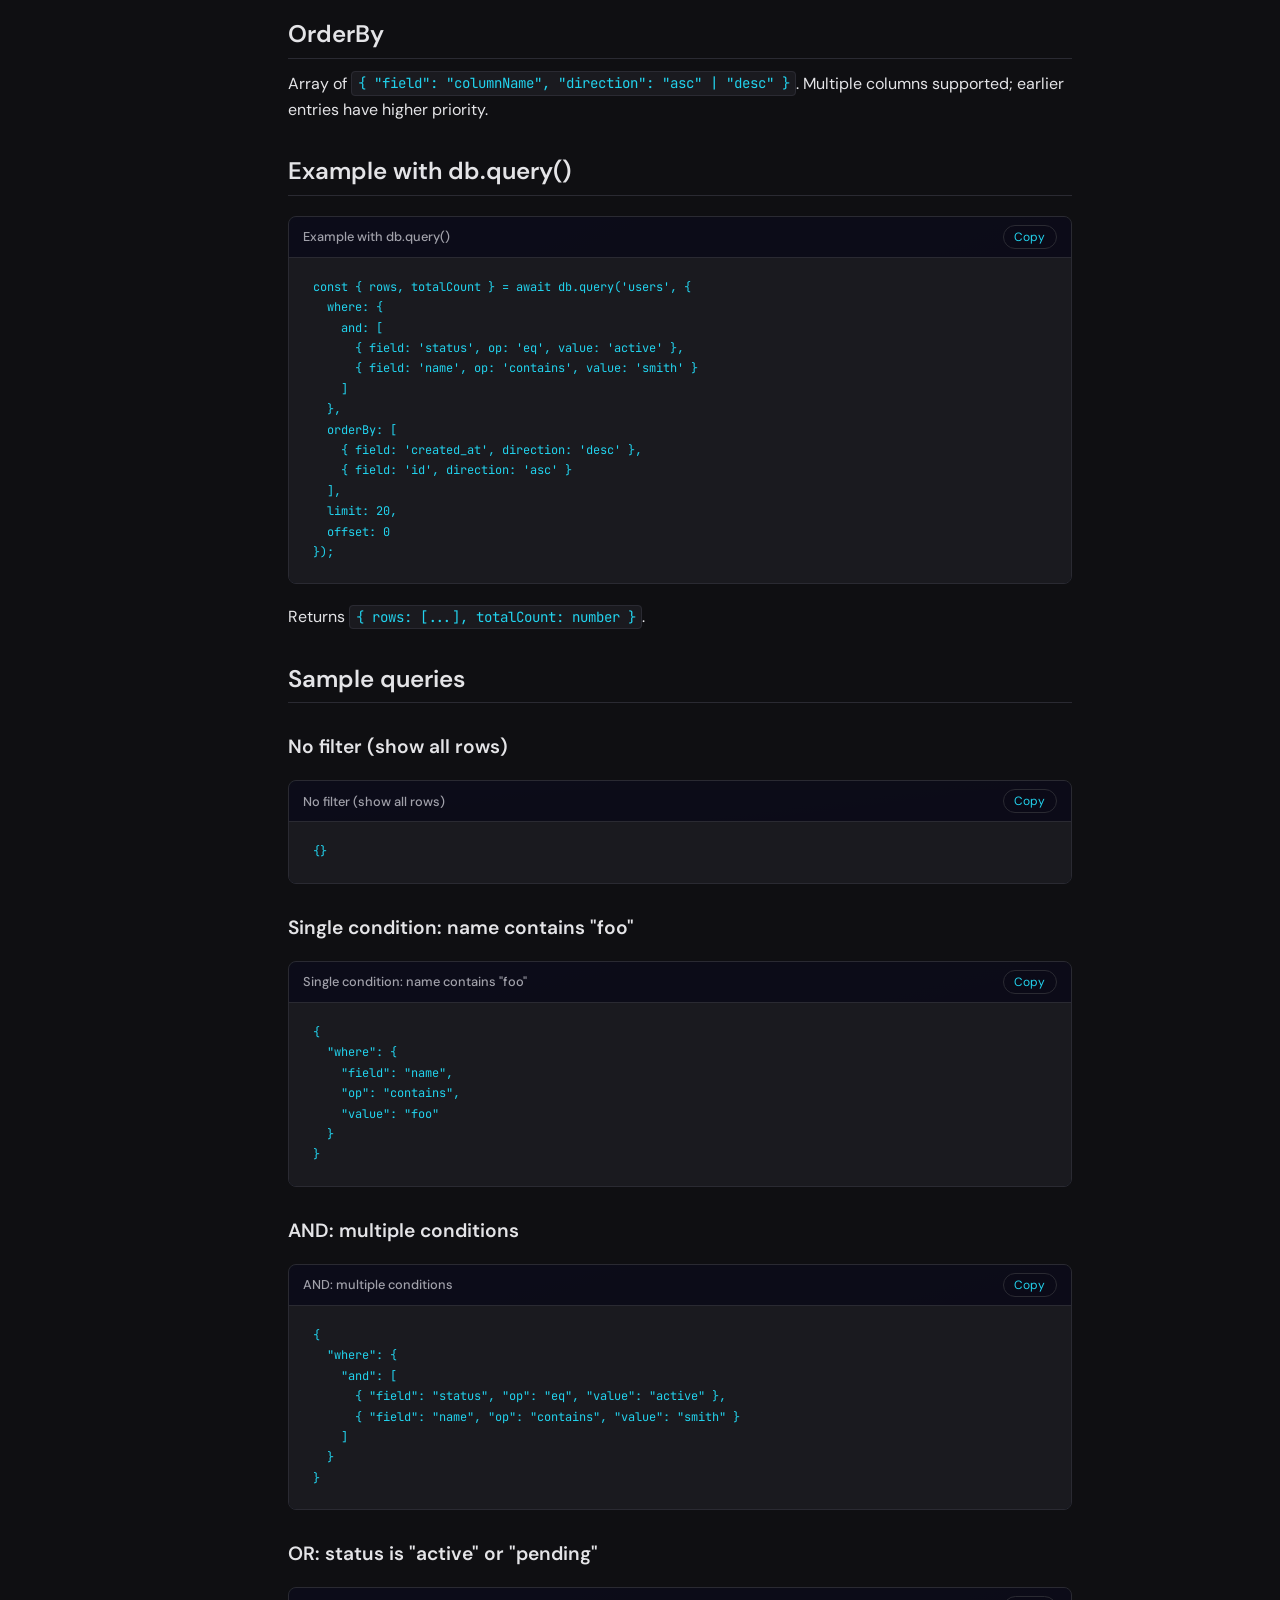
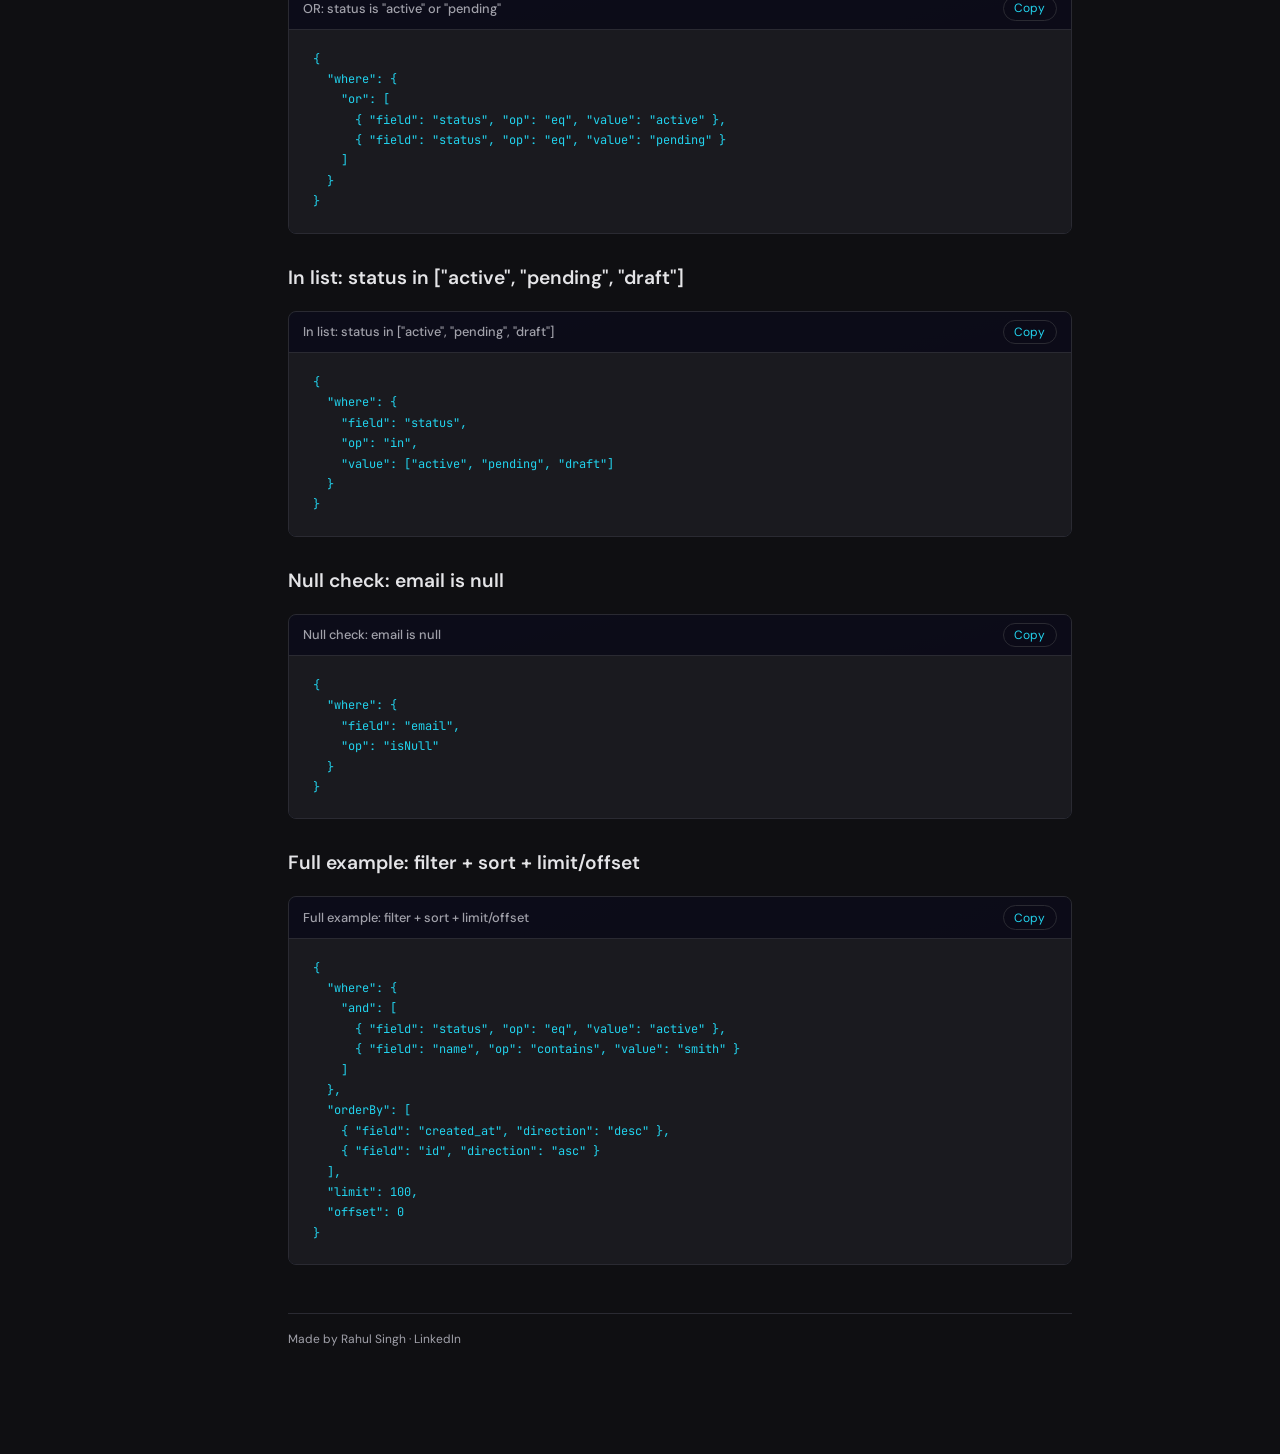
<file: query-language.html>
<!DOCTYPE html>
<html lang="en">
<head>
  <meta charset="UTF-8">
  <meta name="viewport" content="width=device-width, initial-scale=1.0">
  <title>Query language – Storion</title>
  <link rel="preconnect" href="https://fonts.googleapis.com">
  <link rel="preconnect" href="https://fonts.gstatic.com" crossorigin>
  <link href="https://fonts.googleapis.com/css2?family=DM+Sans:ital,opsz,wght@0,9..40,400;0,9..40,500;0,9..40,600;0,9..40,700&family=JetBrains+Mono:wght@400;500&display=swap" rel="stylesheet">
  <link rel="stylesheet" href="css/style.css">
  <!-- Google tag (gtag.js) -->
  <script async src="https://www.googletagmanager.com/gtag/js?id=G-P3VKYZGZZJ"></script>
  <script>
    window.dataLayer = window.dataLayer || [];
    function gtag(){dataLayer.push(arguments);}
    gtag('js', new Date());
    gtag('config', 'G-P3VKYZGZZJ', {
      site_id: 'storion-docs',
      page_title: document.title,
      page_location: window.location.href,
      page_path: window.location.pathname + window.location.search
    });
  </script>
  <script defer src="js/docs.js"></script>
</head>
<body>
  <div class="docs-wrap">
    <nav class="docs-nav">
      <div class="docs-nav-inner">
        <div class="brand-row">
          <div class="brand">
            <img src="assets/logo.png" alt="Storion logo" class="brand-logo">
            <a href="index.html" class="brand-name">Storion</a>
          </div>
          <button type="button" class="theme-toggle" aria-label="Toggle theme"></button>
        </div>

        <div class="nav-sections">
          <div class="nav-section">
            <div class="nav-group">Getting started</div>
            <a href="index.html" class="nav-link">Introduction</a>
            <a href="quick-start.html" class="nav-link">Quick start</a>
          </div>

          <div class="nav-section">
            <div class="nav-group">Core docs</div>
            <a href="api.html" class="nav-link">API reference</a>
            <a href="query-language.html" class="nav-link active">Query language</a>
            <a href="crud-tables.html" class="nav-link">CRUD &amp; tables</a>
            <a href="sync.html" class="nav-link">Change subscriptions &amp; sync</a>
            <a href="config-format.html" class="nav-link">Config format</a>
          </div>

          <div class="nav-section">
            <div class="nav-group">Tools</div>
            <a href="storion-studio.html" class="nav-link">Storion Studio</a>
          </div>
        </div>
      </div>
    </nav>
    <main class="docs-main">
      <h1>Query language</h1>
      <p>Storion uses a <strong>JSON query object</strong> to filter and sort table data. Use it with <code>db.query(tableName, query)</code>.</p>

      <h2>Query structure</h2>
      <pre><code>{
  "where": { ... },
  "orderBy": [ ... ],
  "limit": 1000,
  "offset": 0
}</code></pre>
      <table>
        <thead>
          <tr><th>Key</th><th>Type</th><th>Description</th></tr>
        </thead>
        <tbody>
          <tr><td><code>where</code></td><td>object</td><td>Optional. Filter conditions. Omit or <code>null</code> = no filter.</td></tr>
          <tr><td><code>orderBy</code></td><td>array</td><td>Optional. Sort by one or more columns.</td></tr>
          <tr><td><code>limit</code></td><td>number</td><td>Optional. Max rows (non-negative integer).</td></tr>
          <tr><td><code>offset</code></td><td>number</td><td>Optional. Skip N rows (non-negative integer).</td></tr>
        </tbody>
      </table>

      <h2>Where clause</h2>
      <p><code>where</code> can be:</p>
      <ol>
        <li><strong>A single condition</strong> – <code>{ "field": "columnName", "op": "eq", "value": 42 }</code></li>
        <li><strong>Logic node</strong> – <code>{ "and": [ ... ] }</code> or <code>{ "or": [ ... ] }</code> (arrays of conditions or nested logic).</li>
      </ol>

      <h3>Operators</h3>
      <table>
        <thead>
          <tr><th>Operator</th><th>Description</th><th><code>value</code> required</th></tr>
        </thead>
        <tbody>
          <tr><td><code>eq</code></td><td>Equals</td><td>Yes (except null)</td></tr>
          <tr><td><code>ne</code></td><td>Not equals</td><td>Yes</td></tr>
          <tr><td><code>gt</code></td><td>Greater than</td><td>Yes</td></tr>
          <tr><td><code>gte</code></td><td>Greater than or equal</td><td>Yes</td></tr>
          <tr><td><code>lt</code></td><td>Less than</td><td>Yes</td></tr>
          <tr><td><code>lte</code></td><td>Less than or equal</td><td>Yes</td></tr>
          <tr><td><code>contains</code></td><td>String contains (case-insensitive)</td><td>Yes</td></tr>
          <tr><td><code>startsWith</code></td><td>String starts with (case-insensitive)</td><td>Yes</td></tr>
          <tr><td><code>endsWith</code></td><td>String ends with (case-insensitive)</td><td>Yes</td></tr>
          <tr><td><code>in</code></td><td>Value in list</td><td>Yes (array)</td></tr>
          <tr><td><code>notIn</code></td><td>Value not in list</td><td>Yes (array)</td></tr>
          <tr><td><code>isNull</code></td><td>Value is null/undefined</td><td>No</td></tr>
          <tr><td><code>isNotNull</code></td><td>Value is not null/undefined</td><td>No</td></tr>
        </tbody>
      </table>
      <p>String comparisons are <strong>case-insensitive</strong>. For <code>json</code> columns, comparisons use the JSON string representation.</p>

      <h2>OrderBy</h2>
      <p>Array of <code>{ "field": "columnName", "direction": "asc" | "desc" }</code>. Multiple columns supported; earlier entries have higher priority.</p>

      <h2>Example with db.query()</h2>
      <pre><code>const { rows, totalCount } = await db.query('users', {
  where: {
    and: [
      { field: 'status', op: 'eq', value: 'active' },
      { field: 'name', op: 'contains', value: 'smith' }
    ]
  },
  orderBy: [
    { field: 'created_at', direction: 'desc' },
    { field: 'id', direction: 'asc' }
  ],
  limit: 20,
  offset: 0
});</code></pre>
      <p>Returns <code>{ rows: [...], totalCount: number }</code>.</p>

      <h2>Sample queries</h2>

      <h3>No filter (show all rows)</h3>
      <pre><code>{}</code></pre>

      <h3>Single condition: name contains "foo"</h3>
      <pre><code>{
  "where": {
    "field": "name",
    "op": "contains",
    "value": "foo"
  }
}</code></pre>

      <h3>AND: multiple conditions</h3>
      <pre><code>{
  "where": {
    "and": [
      { "field": "status", "op": "eq", "value": "active" },
      { "field": "name", "op": "contains", "value": "smith" }
    ]
  }
}</code></pre>

      <h3>OR: status is "active" or "pending"</h3>
      <pre><code>{
  "where": {
    "or": [
      { "field": "status", "op": "eq", "value": "active" },
      { "field": "status", "op": "eq", "value": "pending" }
    ]
  }
}</code></pre>

      <h3>In list: status in ["active", "pending", "draft"]</h3>
      <pre><code>{
  "where": {
    "field": "status",
    "op": "in",
    "value": ["active", "pending", "draft"]
  }
}</code></pre>

      <h3>Null check: email is null</h3>
      <pre><code>{
  "where": {
    "field": "email",
    "op": "isNull"
  }
}</code></pre>

      <h3>Full example: filter + sort + limit/offset</h3>
      <pre><code>{
  "where": {
    "and": [
      { "field": "status", "op": "eq", "value": "active" },
      { "field": "name", "op": "contains", "value": "smith" }
    ]
  },
  "orderBy": [
    { "field": "created_at", "direction": "desc" },
    { "field": "id", "direction": "asc" }
  ],
  "limit": 100,
  "offset": 0
}</code></pre>
    </main>
  </div>
  <button class="nav-toggle" type="button" aria-label="Toggle menu">Menu</button>
</body>
</html>
</file>
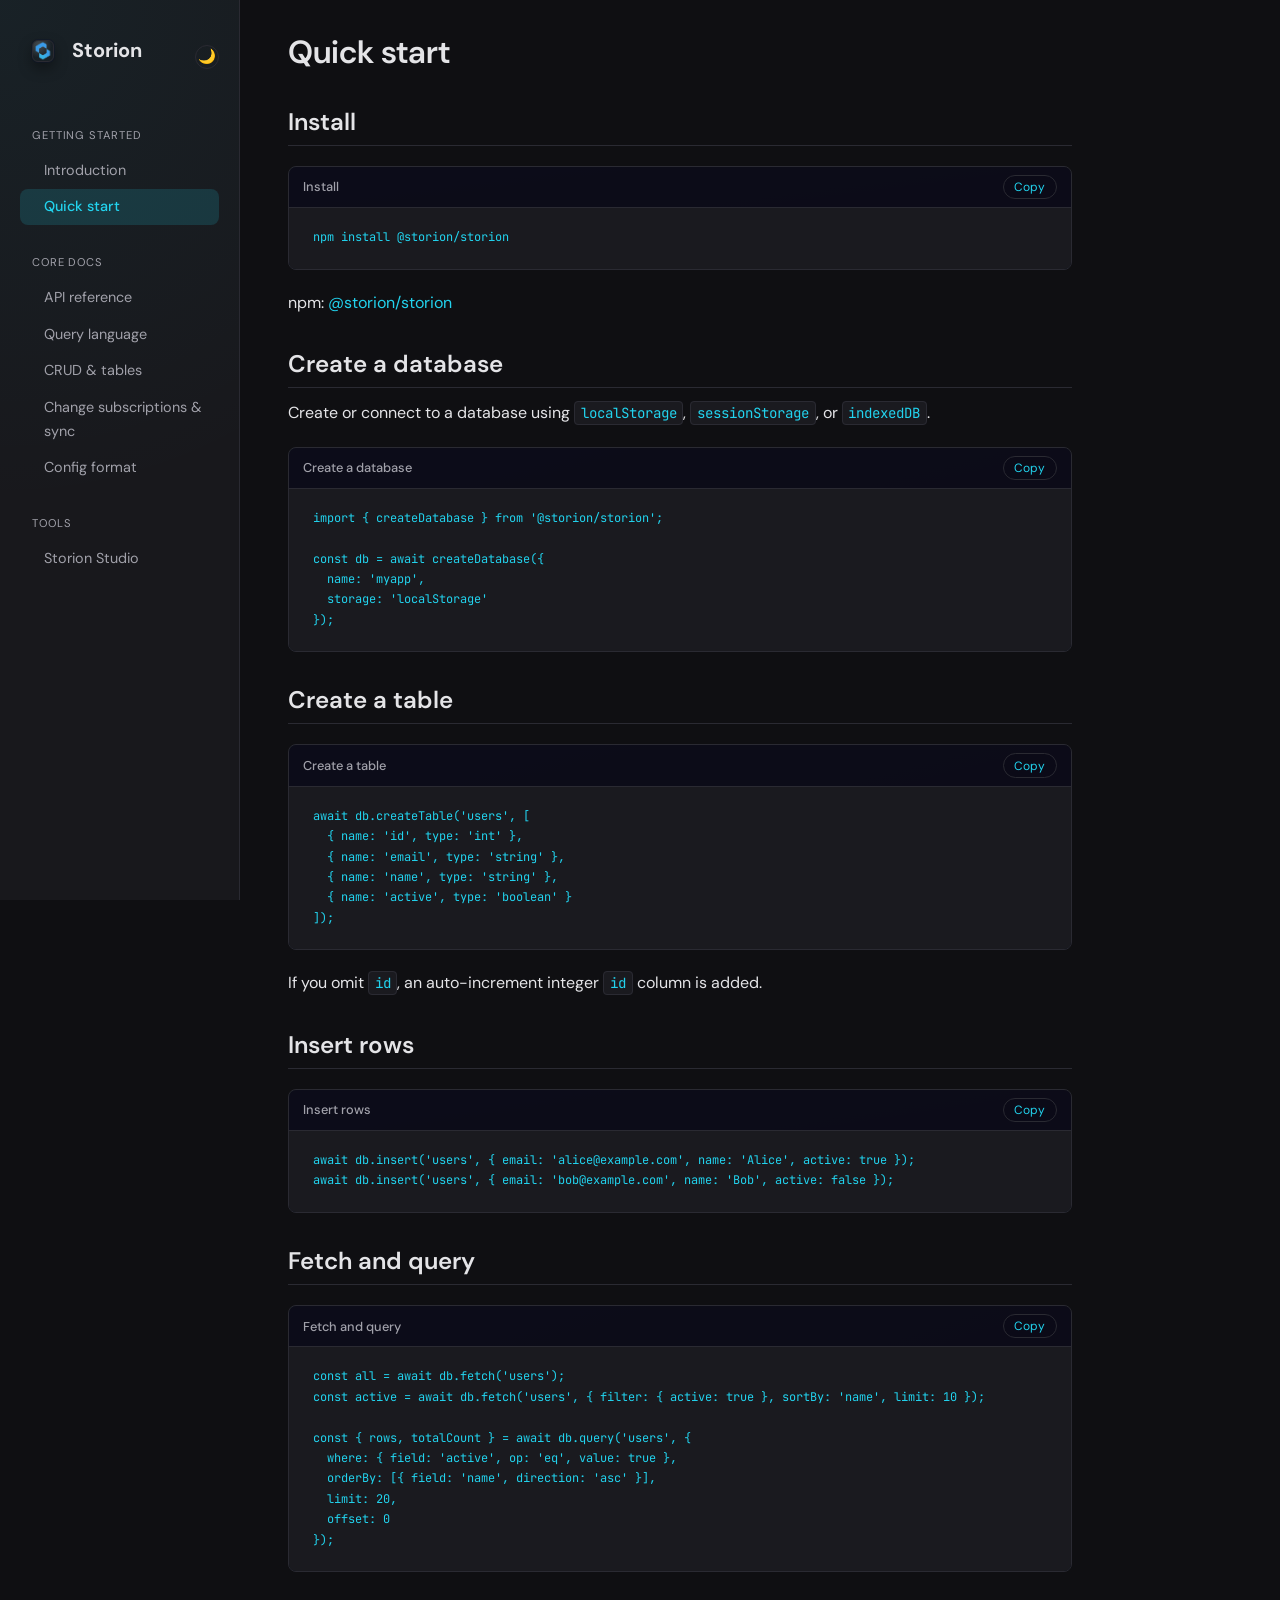
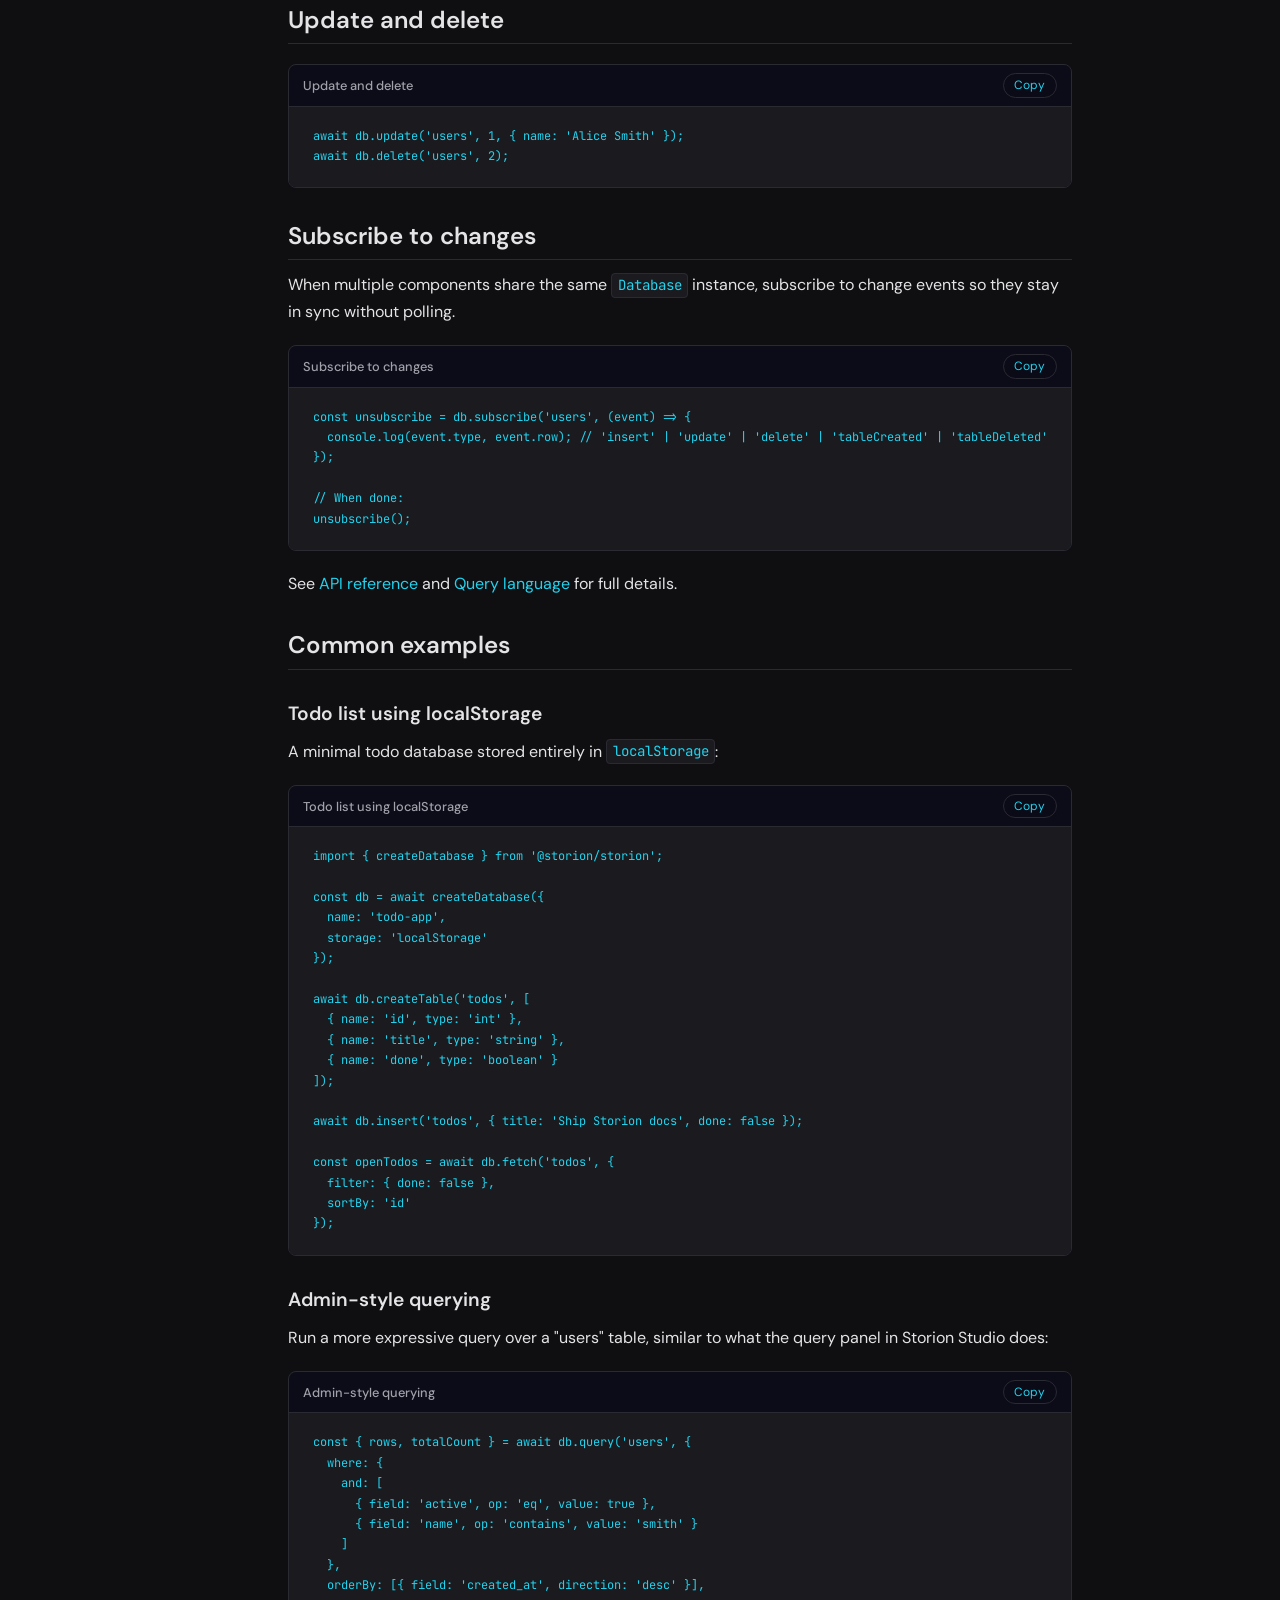
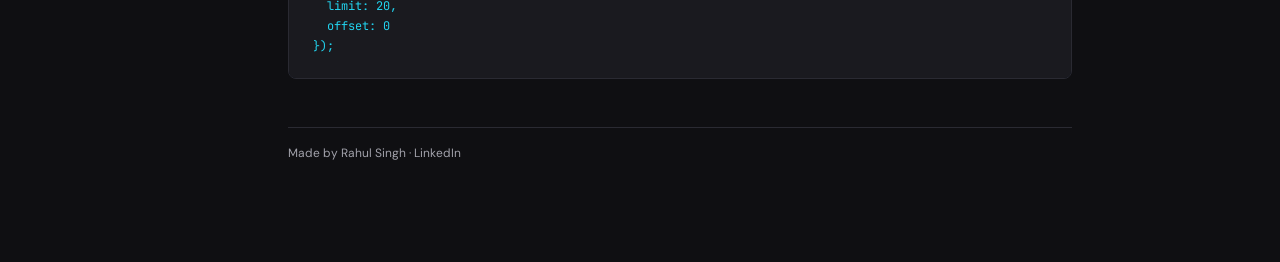
<file: quick-start.html>
<!DOCTYPE html>
<html lang="en">
<head>
  <meta charset="UTF-8">
  <meta name="viewport" content="width=device-width, initial-scale=1.0">
  <title>Quick start – Storion</title>
  <link rel="preconnect" href="https://fonts.googleapis.com">
  <link rel="preconnect" href="https://fonts.gstatic.com" crossorigin>
  <link href="https://fonts.googleapis.com/css2?family=DM+Sans:ital,opsz,wght@0,9..40,400;0,9..40,500;0,9..40,600;0,9..40,700&family=JetBrains+Mono:wght@400;500&display=swap" rel="stylesheet">
  <link rel="stylesheet" href="css/style.css">
  <!-- Google tag (gtag.js) -->
  <script async src="https://www.googletagmanager.com/gtag/js?id=G-P3VKYZGZZJ"></script>
  <script>
    window.dataLayer = window.dataLayer || [];
    function gtag(){dataLayer.push(arguments);}
    gtag('js', new Date());
    gtag('config', 'G-P3VKYZGZZJ', {
      site_id: 'storion-docs',
      page_title: document.title,
      page_location: window.location.href,
      page_path: window.location.pathname + window.location.search
    });
  </script>
  <script defer src="js/docs.js"></script>
</head>
<body>
  <div class="docs-wrap">
    <nav class="docs-nav">
      <div class="docs-nav-inner">
        <div class="brand-row">
          <div class="brand">
            <img src="assets/logo.png" alt="Storion logo" class="brand-logo">
            <a href="index.html" class="brand-name">Storion</a>
          </div>
          <button type="button" class="theme-toggle" aria-label="Toggle theme"></button>
        </div>

        <div class="nav-sections">
          <div class="nav-section">
            <div class="nav-group">Getting started</div>
            <a href="index.html" class="nav-link">Introduction</a>
            <a href="quick-start.html" class="nav-link active">Quick start</a>
          </div>

          <div class="nav-section">
            <div class="nav-group">Core docs</div>
            <a href="api.html" class="nav-link">API reference</a>
            <a href="query-language.html" class="nav-link">Query language</a>
            <a href="crud-tables.html" class="nav-link">CRUD &amp; tables</a>
            <a href="sync.html" class="nav-link">Change subscriptions &amp; sync</a>
            <a href="config-format.html" class="nav-link">Config format</a>
          </div>

          <div class="nav-section">
            <div class="nav-group">Tools</div>
            <a href="storion-studio.html" class="nav-link">Storion Studio</a>
          </div>
        </div>
      </div>
    </nav>
    <main class="docs-main">
      <h1>Quick start</h1>

      <h2>Install</h2>
      <pre><code>npm install @storion/storion</code></pre>
      <p>npm: <a href="https://www.npmjs.com/package/@storion/storion">@storion/storion</a></p>

      <h2>Create a database</h2>
      <p>Create or connect to a database using <code>localStorage</code>, <code>sessionStorage</code>, or <code>indexedDB</code>.</p>
      <pre><code>import { createDatabase } from '@storion/storion';

const db = await createDatabase({
  name: 'myapp',
  storage: 'localStorage'
});</code></pre>

      <h2>Create a table</h2>
      <pre><code>await db.createTable('users', [
  { name: 'id', type: 'int' },
  { name: 'email', type: 'string' },
  { name: 'name', type: 'string' },
  { name: 'active', type: 'boolean' }
]);</code></pre>
      <p>If you omit <code>id</code>, an auto-increment integer <code>id</code> column is added.</p>

      <h2>Insert rows</h2>
      <pre><code>await db.insert('users', { email: 'alice@example.com', name: 'Alice', active: true });
await db.insert('users', { email: 'bob@example.com', name: 'Bob', active: false });</code></pre>

      <h2>Fetch and query</h2>
      <pre><code>const all = await db.fetch('users');
const active = await db.fetch('users', { filter: { active: true }, sortBy: 'name', limit: 10 });

const { rows, totalCount } = await db.query('users', {
  where: { field: 'active', op: 'eq', value: true },
  orderBy: [{ field: 'name', direction: 'asc' }],
  limit: 20,
  offset: 0
});</code></pre>

      <h2>Update and delete</h2>
      <pre><code>await db.update('users', 1, { name: 'Alice Smith' });
await db.delete('users', 2);</code></pre>

      <h2>Subscribe to changes</h2>
      <p>When multiple components share the same <code>Database</code> instance, subscribe to change events so they stay in sync without polling.</p>
      <pre><code>const unsubscribe = db.subscribe('users', (event) => {
  console.log(event.type, event.row); // 'insert' | 'update' | 'delete' | 'tableCreated' | 'tableDeleted'
});

// When done:
unsubscribe();</code></pre>

      <p>See <a href="api.html">API reference</a> and <a href="query-language.html">Query language</a> for full details.</p>

      <h2>Common examples</h2>

      <h3>Todo list using localStorage</h3>
      <p>A minimal todo database stored entirely in <code>localStorage</code>:</p>
      <pre><code>import { createDatabase } from '@storion/storion';

const db = await createDatabase({
  name: 'todo-app',
  storage: 'localStorage'
});

await db.createTable('todos', [
  { name: 'id', type: 'int' },
  { name: 'title', type: 'string' },
  { name: 'done', type: 'boolean' }
]);

await db.insert('todos', { title: 'Ship Storion docs', done: false });

const openTodos = await db.fetch('todos', {
  filter: { done: false },
  sortBy: 'id'
});</code></pre>

      <h3>Admin-style querying</h3>
      <p>Run a more expressive query over a "users" table, similar to what the query panel in Storion Studio does:</p>
      <pre><code>const { rows, totalCount } = await db.query('users', {
  where: {
    and: [
      { field: 'active', op: 'eq', value: true },
      { field: 'name', op: 'contains', value: 'smith' }
    ]
  },
  orderBy: [{ field: 'created_at', direction: 'desc' }],
  limit: 20,
  offset: 0
});</code></pre>
    </main>
  </div>
  <button class="nav-toggle" type="button" aria-label="Toggle menu">Menu</button>
</body>
</html>
</file>
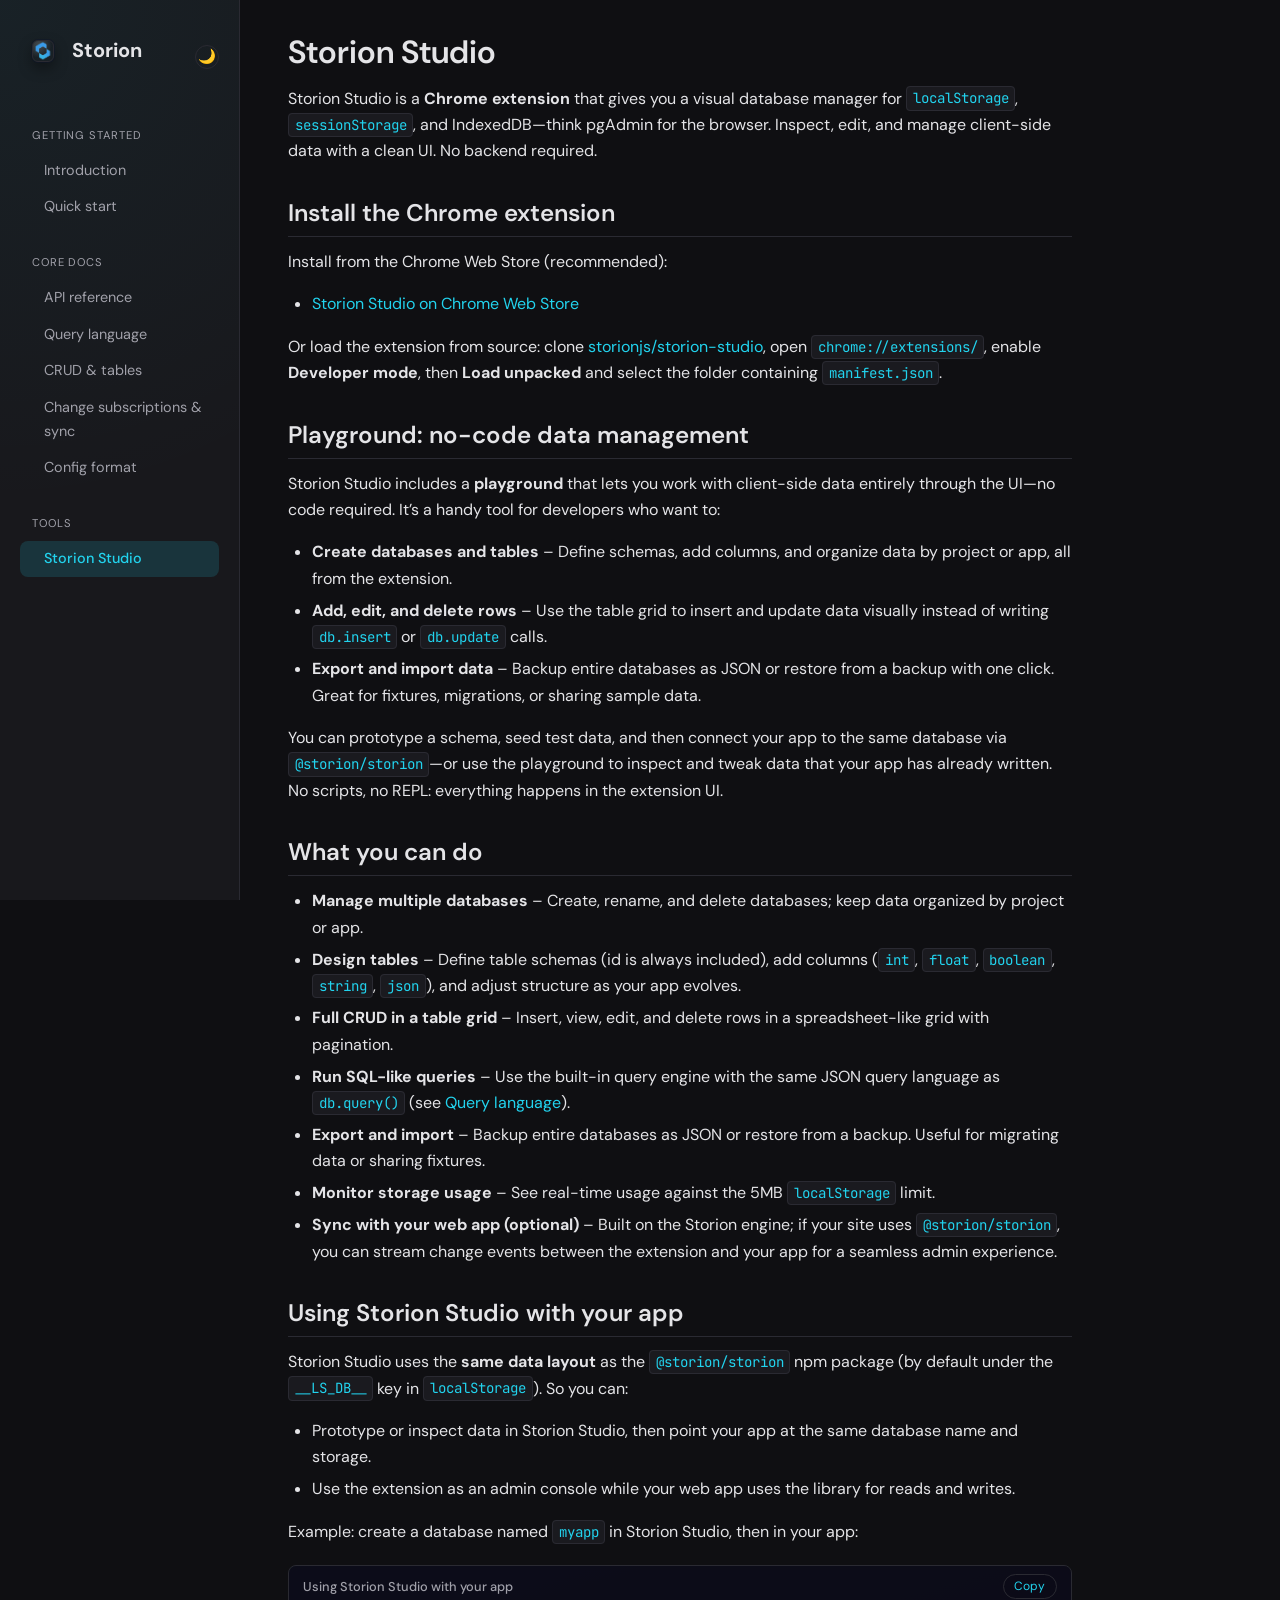
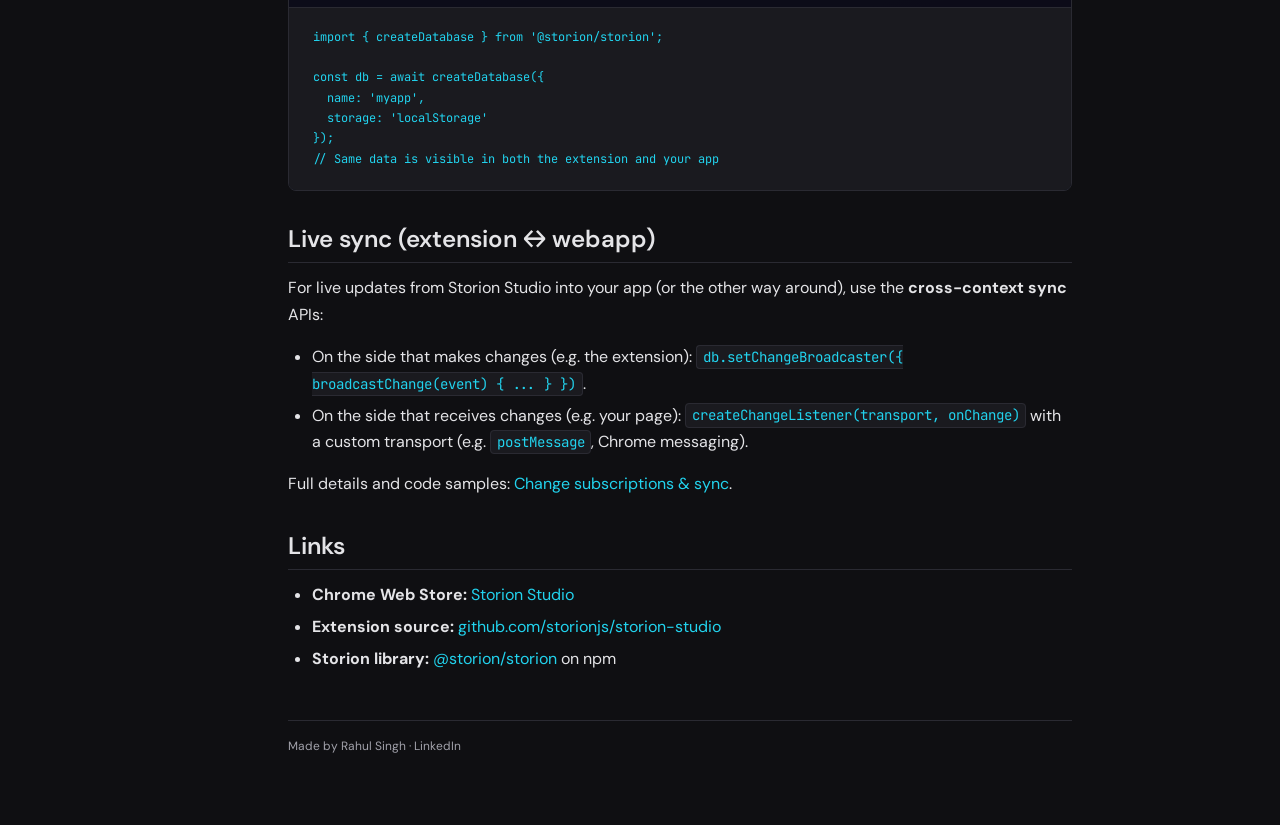
<file: storion-studio.html>
<!DOCTYPE html>
<html lang="en">
<head>
  <meta charset="UTF-8">
  <meta name="viewport" content="width=device-width, initial-scale=1.0">
  <title>Storion Studio – Storion</title>
  <link rel="preconnect" href="https://fonts.googleapis.com">
  <link rel="preconnect" href="https://fonts.gstatic.com" crossorigin>
  <link href="https://fonts.googleapis.com/css2?family=DM+Sans:ital,opsz,wght@0,9..40,400;0,9..40,500;0,9..40,600;0,9..40,700&family=JetBrains+Mono:wght@400;500&display=swap" rel="stylesheet">
  <link rel="stylesheet" href="css/style.css">
  <!-- Google tag (gtag.js) -->
  <script async src="https://www.googletagmanager.com/gtag/js?id=G-P3VKYZGZZJ"></script>
  <script>
    window.dataLayer = window.dataLayer || [];
    function gtag(){dataLayer.push(arguments);}
    gtag('js', new Date());
    gtag('config', 'G-P3VKYZGZZJ', {
      site_id: 'storion-docs',
      page_title: document.title,
      page_location: window.location.href,
      page_path: window.location.pathname + window.location.search
    });
  </script>
  <script defer src="js/docs.js"></script>
</head>
<body>
  <div class="docs-wrap">
    <nav class="docs-nav">
      <div class="docs-nav-inner">
        <div class="brand-row">
          <div class="brand">
            <img src="assets/logo.png" alt="Storion logo" class="brand-logo">
            <a href="index.html" class="brand-name">Storion</a>
          </div>
          <button type="button" class="theme-toggle" aria-label="Toggle theme"></button>
        </div>

        <div class="nav-sections">
          <div class="nav-section">
            <div class="nav-group">Getting started</div>
            <a href="index.html" class="nav-link">Introduction</a>
            <a href="quick-start.html" class="nav-link">Quick start</a>
          </div>

          <div class="nav-section">
            <div class="nav-group">Core docs</div>
            <a href="api.html" class="nav-link">API reference</a>
            <a href="query-language.html" class="nav-link">Query language</a>
            <a href="crud-tables.html" class="nav-link">CRUD &amp; tables</a>
            <a href="sync.html" class="nav-link">Change subscriptions &amp; sync</a>
            <a href="config-format.html" class="nav-link">Config format</a>
          </div>

          <div class="nav-section">
            <div class="nav-group">Tools</div>
            <a href="storion-studio.html" class="nav-link active">Storion Studio</a>
          </div>
        </div>
      </div>
    </nav>
    <main class="docs-main">
      <h1>Storion Studio</h1>
      <p>Storion Studio is a <strong>Chrome extension</strong> that gives you a visual database manager for <code>localStorage</code>, <code>sessionStorage</code>, and IndexedDB—think pgAdmin for the browser. Inspect, edit, and manage client-side data with a clean UI. No backend required.</p>

      <h2>Install the Chrome extension</h2>
      <p>Install from the Chrome Web Store (recommended):</p>
      <ul>
        <li><a href="https://chromewebstore.google.com/detail/nhjidnpjlfnejdakbiccdhmphankkocm?utm_source=item-share-cb" target="_blank" rel="noopener">Storion Studio on Chrome Web Store</a></li>
      </ul>
      <p>Or load the extension from source: clone <a href="https://github.com/storionjs/storion-studio" target="_blank" rel="noopener">storionjs/storion-studio</a>, open <code>chrome://extensions/</code>, enable <strong>Developer mode</strong>, then <strong>Load unpacked</strong> and select the folder containing <code>manifest.json</code>.</p>

      <h2>Playground: no-code data management</h2>
      <p>Storion Studio includes a <strong>playground</strong> that lets you work with client-side data entirely through the UI—no code required. It’s a handy tool for developers who want to:</p>
      <ul>
        <li><strong>Create databases and tables</strong> – Define schemas, add columns, and organize data by project or app, all from the extension.</li>
        <li><strong>Add, edit, and delete rows</strong> – Use the table grid to insert and update data visually instead of writing <code>db.insert</code> or <code>db.update</code> calls.</li>
        <li><strong>Export and import data</strong> – Backup entire databases as JSON or restore from a backup with one click. Great for fixtures, migrations, or sharing sample data.</li>
      </ul>
      <p>You can prototype a schema, seed test data, and then connect your app to the same database via <code>@storion/storion</code>—or use the playground to inspect and tweak data that your app has already written. No scripts, no REPL: everything happens in the extension UI.</p>

      <h2>What you can do</h2>
      <ul>
        <li><strong>Manage multiple databases</strong> – Create, rename, and delete databases; keep data organized by project or app.</li>
        <li><strong>Design tables</strong> – Define table schemas (id is always included), add columns (<code>int</code>, <code>float</code>, <code>boolean</code>, <code>string</code>, <code>json</code>), and adjust structure as your app evolves.</li>
        <li><strong>Full CRUD in a table grid</strong> – Insert, view, edit, and delete rows in a spreadsheet-like grid with pagination.</li>
        <li><strong>Run SQL-like queries</strong> – Use the built-in query engine with the same JSON query language as <code>db.query()</code> (see <a href="query-language.html">Query language</a>).</li>
        <li><strong>Export and import</strong> – Backup entire databases as JSON or restore from a backup. Useful for migrating data or sharing fixtures.</li>
        <li><strong>Monitor storage usage</strong> – See real-time usage against the 5MB <code>localStorage</code> limit.</li>
        <li><strong>Sync with your web app (optional)</strong> – Built on the Storion engine; if your site uses <code>@storion/storion</code>, you can stream change events between the extension and your app for a seamless admin experience.</li>
      </ul>

      <h2>Using Storion Studio with your app</h2>
      <p>Storion Studio uses the <strong>same data layout</strong> as the <code>@storion/storion</code> npm package (by default under the <code>__LS_DB__</code> key in <code>localStorage</code>). So you can:</p>
      <ul>
        <li>Prototype or inspect data in Storion Studio, then point your app at the same database name and storage.</li>
        <li>Use the extension as an admin console while your web app uses the library for reads and writes.</li>
      </ul>
      <p>Example: create a database named <code>myapp</code> in Storion Studio, then in your app:</p>
      <pre><code>import { createDatabase } from '@storion/storion';

const db = await createDatabase({
  name: 'myapp',
  storage: 'localStorage'
});
// Same data is visible in both the extension and your app</code></pre>

      <h2>Live sync (extension ↔ webapp)</h2>
      <p>For live updates from Storion Studio into your app (or the other way around), use the <strong>cross-context sync</strong> APIs:</p>
      <ul>
        <li>On the side that makes changes (e.g. the extension): <code>db.setChangeBroadcaster({ broadcastChange(event) { ... } })</code>.</li>
        <li>On the side that receives changes (e.g. your page): <code>createChangeListener(transport, onChange)</code> with a custom transport (e.g. <code>postMessage</code>, Chrome messaging).</li>
      </ul>
      <p>Full details and code samples: <a href="sync.html">Change subscriptions &amp; sync</a>.</p>

      <h2>Links</h2>
      <ul>
        <li><strong>Chrome Web Store:</strong> <a href="https://chromewebstore.google.com/detail/nhjidnpjlfnejdakbiccdhmphankkocm?utm_source=item-share-cb" target="_blank" rel="noopener">Storion Studio</a></li>
        <li><strong>Extension source:</strong> <a href="https://github.com/storionjs/storion-studio" target="_blank" rel="noopener">github.com/storionjs/storion-studio</a></li>
        <li><strong>Storion library:</strong> <a href="https://www.npmjs.com/package/@storion/storion" target="_blank" rel="noopener">@storion/storion</a> on npm</li>
      </ul>
    </main>
  </div>
  <button class="nav-toggle" type="button" aria-label="Toggle menu">Menu</button>
</body>
</html>
</file>
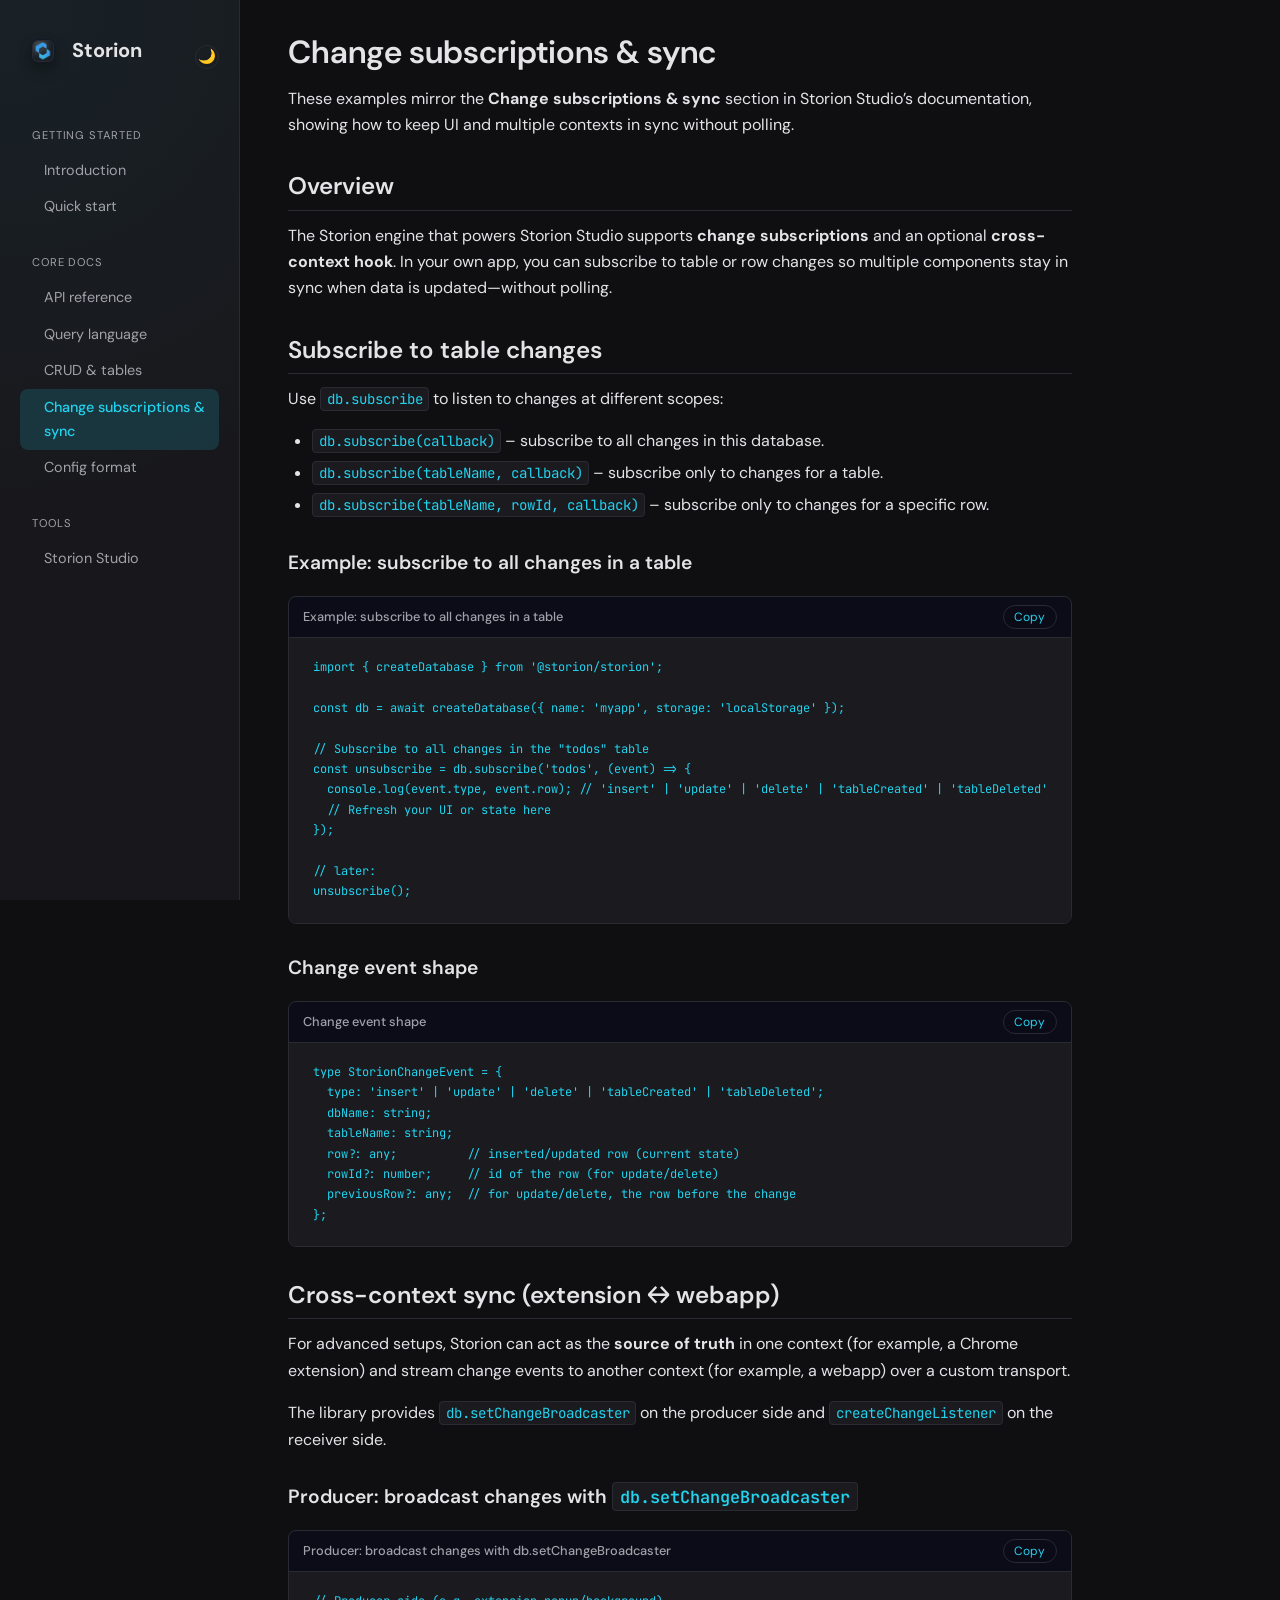
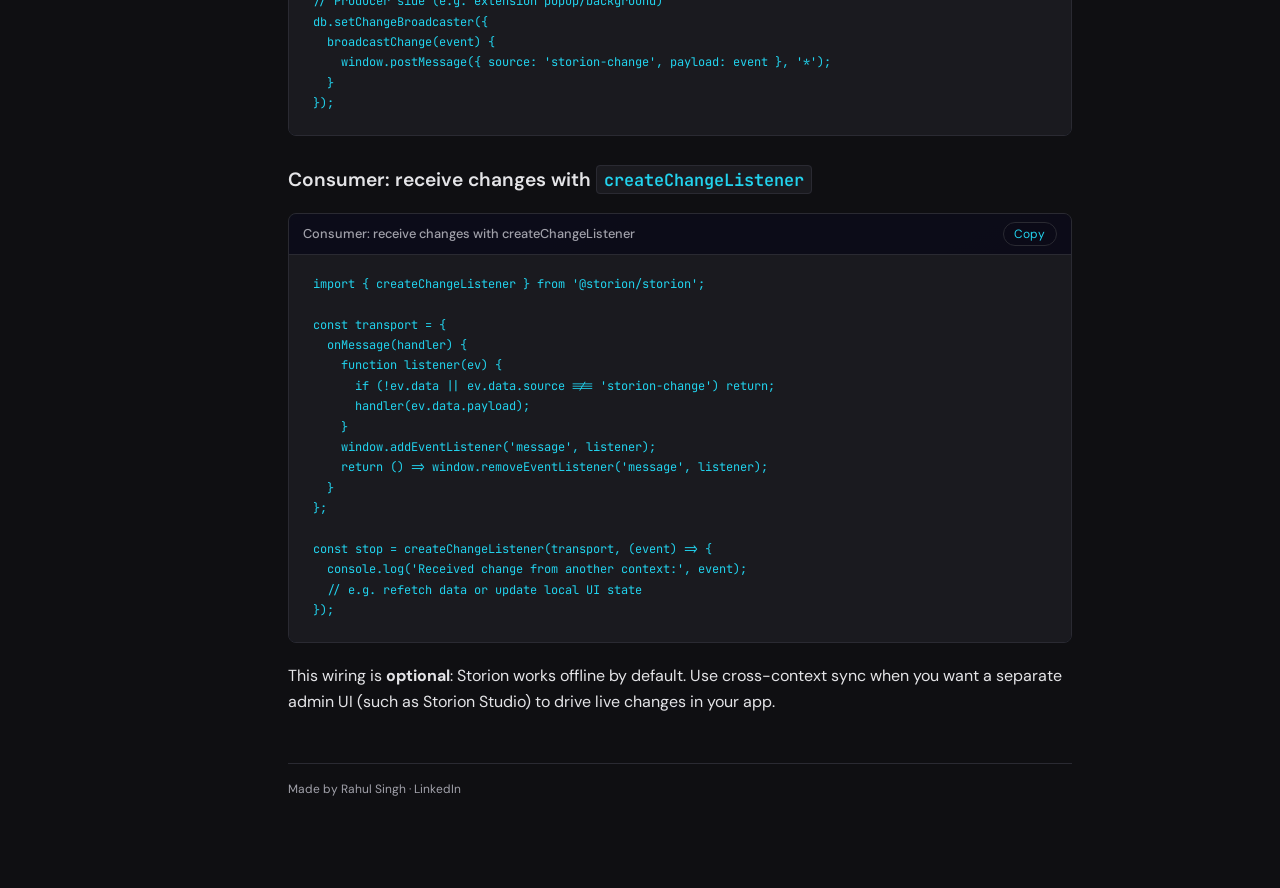
<file: sync.html>
<!DOCTYPE html>
<html lang="en">
<head>
  <meta charset="UTF-8">
  <meta name="viewport" content="width=device-width, initial-scale=1.0">
  <title>Change subscriptions &amp; sync – Storion</title>
  <link rel="preconnect" href="https://fonts.googleapis.com">
  <link rel="preconnect" href="https://fonts.gstatic.com" crossorigin>
  <link href="https://fonts.googleapis.com/css2?family=DM+Sans:ital,opsz,wght@0,9..40,400;0,9..40,500;0,9..40,600;0,9..40,700&family=JetBrains+Mono:wght@400;500&display=swap" rel="stylesheet">
  <link rel="stylesheet" href="css/style.css">
  <!-- Google tag (gtag.js) -->
  <script async src="https://www.googletagmanager.com/gtag/js?id=G-P3VKYZGZZJ"></script>
  <script>
    window.dataLayer = window.dataLayer || [];
    function gtag(){dataLayer.push(arguments);}
    gtag('js', new Date());
    gtag('config', 'G-P3VKYZGZZJ', {
      site_id: 'storion-docs',
      page_title: document.title,
      page_location: window.location.href,
      page_path: window.location.pathname + window.location.search
    });
  </script>
  <script defer src="js/docs.js"></script>
</head>
<body>
  <div class="docs-wrap">
    <nav class="docs-nav">
      <div class="docs-nav-inner">
        <div class="brand-row">
          <div class="brand">
            <img src="assets/logo.png" alt="Storion logo" class="brand-logo">
            <a href="index.html" class="brand-name">Storion</a>
          </div>
          <button type="button" class="theme-toggle" aria-label="Toggle theme"></button>
        </div>

        <div class="nav-sections">
          <div class="nav-section">
            <div class="nav-group">Getting started</div>
            <a href="index.html" class="nav-link">Introduction</a>
            <a href="quick-start.html" class="nav-link">Quick start</a>
          </div>

          <div class="nav-section">
            <div class="nav-group">Core docs</div>
            <a href="api.html" class="nav-link">API reference</a>
            <a href="query-language.html" class="nav-link">Query language</a>
            <a href="crud-tables.html" class="nav-link">CRUD &amp; tables</a>
            <a href="sync.html" class="nav-link active">Change subscriptions &amp; sync</a>
            <a href="config-format.html" class="nav-link">Config format</a>
          </div>

          <div class="nav-section">
            <div class="nav-group">Tools</div>
            <a href="storion-studio.html" class="nav-link">Storion Studio</a>
          </div>
        </div>
      </div>
    </nav>
    <main class="docs-main">
      <h1>Change subscriptions &amp; sync</h1>
      <p>These examples mirror the <strong>Change subscriptions &amp; sync</strong> section in Storion Studio’s documentation, showing how to keep UI and multiple contexts in sync without polling.</p>

      <h2>Overview</h2>
      <p>The Storion engine that powers Storion Studio supports <strong>change subscriptions</strong> and an optional <strong>cross-context hook</strong>. In your own app, you can subscribe to table or row changes so multiple components stay in sync when data is updated—without polling.</p>

      <h2>Subscribe to table changes</h2>
      <p>Use <code>db.subscribe</code> to listen to changes at different scopes:</p>
      <ul>
        <li><code>db.subscribe(callback)</code> – subscribe to all changes in this database.</li>
        <li><code>db.subscribe(tableName, callback)</code> – subscribe only to changes for a table.</li>
        <li><code>db.subscribe(tableName, rowId, callback)</code> – subscribe only to changes for a specific row.</li>
      </ul>

      <h3>Example: subscribe to all changes in a table</h3>
      <pre><code>import { createDatabase } from '@storion/storion';

const db = await createDatabase({ name: 'myapp', storage: 'localStorage' });

// Subscribe to all changes in the "todos" table
const unsubscribe = db.subscribe('todos', (event) => {
  console.log(event.type, event.row); // 'insert' | 'update' | 'delete' | 'tableCreated' | 'tableDeleted'
  // Refresh your UI or state here
});

// later:
unsubscribe();</code></pre>

      <h3>Change event shape</h3>
      <pre><code>type StorionChangeEvent = {
  type: 'insert' | 'update' | 'delete' | 'tableCreated' | 'tableDeleted';
  dbName: string;
  tableName: string;
  row?: any;          // inserted/updated row (current state)
  rowId?: number;     // id of the row (for update/delete)
  previousRow?: any;  // for update/delete, the row before the change
};</code></pre>

      <h2>Cross-context sync (extension ↔ webapp)</h2>
      <p>For advanced setups, Storion can act as the <strong>source of truth</strong> in one context (for example, a Chrome extension) and stream change events to another context (for example, a webapp) over a custom transport.</p>
      <p>The library provides <code>db.setChangeBroadcaster</code> on the producer side and <code>createChangeListener</code> on the receiver side.</p>

      <h3>Producer: broadcast changes with <code>db.setChangeBroadcaster</code></h3>
      <pre><code>// Producer side (e.g. extension popup/background)
db.setChangeBroadcaster({
  broadcastChange(event) {
    window.postMessage({ source: 'storion-change', payload: event }, '*');
  }
});</code></pre>

      <h3>Consumer: receive changes with <code>createChangeListener</code></h3>
      <pre><code>import { createChangeListener } from '@storion/storion';

const transport = {
  onMessage(handler) {
    function listener(ev) {
      if (!ev.data || ev.data.source !== 'storion-change') return;
      handler(ev.data.payload);
    }
    window.addEventListener('message', listener);
    return () => window.removeEventListener('message', listener);
  }
};

const stop = createChangeListener(transport, (event) => {
  console.log('Received change from another context:', event);
  // e.g. refetch data or update local UI state
});</code></pre>

      <p>This wiring is <strong>optional</strong>: Storion works offline by default. Use cross-context sync when you want a separate admin UI (such as Storion Studio) to drive live changes in your app.</p>
    </main>
  </div>
  <button class="nav-toggle" type="button" aria-label="Toggle menu">Menu</button>
</body>
</html>
</file>
<file: css/style.css>
/* Storion Documentation - Distinctive, readable design */
:root {
  --bg: #0f0f12;
  --bg-card: #18181c;
  --bg-code: #1a1a1f;
  --border: #2a2a32;
  --text: #e4e4e7;
  --text-muted: #a1a1aa;
  --accent: #22d3ee;
  --accent-dim: #0891b2;
  --accent-soft: rgba(34, 211, 238, 0.15);
  --green: #34d399;
  --orange: #fb923c;
  --radius: 8px;
  --font-sans: 'DM Sans', system-ui, sans-serif;
  --font-mono: 'JetBrains Mono', 'Fira Code', monospace;
}

:root[data-theme='light'] {
  --bg: #ffffff;
  --bg-card: #f3f4f6;
  --bg-code: #f9fafb;
  --border: #e5e7eb;
  --text: #111827;
  --text-muted: #6b7280;
  --accent: #0891b2;
  --accent-dim: #0e7490;
  --accent-soft: rgba(8, 145, 178, 0.12);
  --green: #16a34a;
  --orange: #ea580c;
}

* {
  box-sizing: border-box;
}

html {
  scroll-behavior: smooth;
}

body {
  margin: 0;
  font-family: var(--font-sans);
  font-size: 16px;
  line-height: 1.65;
  color: var(--text);
  background: var(--bg);
  -webkit-font-smoothing: antialiased;
}

/* Layout */
.docs-wrap {
  display: flex;
  min-height: 100vh;
}

.docs-nav {
  width: 240px;
  flex-shrink: 0;
  padding: 1.5rem 0;
  border-right: 1px solid var(--border);
  background: radial-gradient(circle at top left, rgba(34, 211, 238, 0.05), transparent 55%), var(--bg-card);
  position: sticky;
  top: 0;
  height: 100vh;
  overflow-y: auto;
}

.docs-nav-inner {
  padding: 0 1.25rem;
}

.brand-row {
  display: flex;
  align-items: center;
  justify-content: space-between;
  margin-bottom: 1.25rem;
}

.brand {
  display: inline-flex;
  align-items: center;
  gap: 0.5rem;
}

.brand-name {
  font-weight: 600;
  color: var(--text);
  text-decoration: none;
}

.brand-name:hover {
  color: var(--accent);
}

.nav-sections {
  display: flex;
  flex-direction: column;
  gap: 0.75rem;
}

.nav-section .nav-link {
  display: block;
  padding-left: 1.5rem;
}

.docs-nav a {
  display: block;
  padding: 0.4rem 0.75rem;
  color: var(--text-muted);
  text-decoration: none;
  border-radius: var(--radius);
  font-size: 0.9rem;
  transition: color 0.15s, background 0.15s;
}

.docs-nav a:hover {
  color: var(--text);
  background: var(--accent-soft);
}

.docs-nav a.active {
  color: var(--accent);
  background: var(--accent-soft);
  font-weight: 500;
}

.docs-nav .nav-group {
  font-size: 0.7rem;
  text-transform: uppercase;
  letter-spacing: 0.08em;
  color: var(--text-muted);
  margin: 1rem 0 0.5rem 0.75rem;
}

.docs-main {
  flex: 1;
  min-width: 0;
  padding: 2rem 3rem 4rem;
  max-width: 880px;
}

/* Typography */
h1, h2, h3, h4 {
  font-weight: 600;
  line-height: 1.3;
  margin-top: 2rem;
  margin-bottom: 0.75rem;
}

h1 { font-size: 2rem; margin-top: 0; }
h2 { font-size: 1.5rem; padding-bottom: 0.5rem; border-bottom: 1px solid var(--border); }
h3 { font-size: 1.2rem; }
h4 { font-size: 1.05rem; }

p {
  margin: 0 0 1rem;
  color: var(--text);
}

a {
  color: var(--accent);
  text-decoration: none;
}

a:hover {
  text-decoration: underline;
}

/* Code */
code, kbd {
  font-family: var(--font-mono);
  font-size: 0.88em;
  background: var(--bg-code);
  padding: 0.15em 0.4em;
  border-radius: 4px;
  color: var(--accent);
  border: 1px solid var(--border);
}

pre {
  margin: 1rem 0;
  padding: 1.25rem 1.5rem;
  background: var(--bg-code);
  border-radius: var(--radius);
  border: 1px solid var(--border);
  overflow-x: auto;
  font-size: 0.85rem;
  line-height: 1.5;
}

pre code {
  background: none;
  padding: 0;
  border: none;
  color: var(--text);
}

/* Tables */
table {
  width: 100%;
  border-collapse: collapse;
  margin: 1rem 0;
  font-size: 0.9rem;
}

th, td {
  padding: 0.6rem 0.75rem;
  text-align: left;
  border-bottom: 1px solid var(--border);
}

th {
  color: var(--text-muted);
  font-weight: 500;
  font-size: 0.8rem;
  text-transform: uppercase;
  letter-spacing: 0.04em;
}

tr:hover td {
  background: rgba(255,255,255,0.02);
}

/* Lists */
ul, ol {
  margin: 0 0 1rem;
  padding-left: 1.5rem;
}

li {
  margin-bottom: 0.35rem;
}

/* Hero / Home */
.hero {
  padding: 2rem 0 3rem;
  border-bottom: 1px solid var(--border);
  margin-bottom: 2rem;
}

.hero h1 {
  font-size: 2.25rem;
  margin-bottom: 0.5rem;
}

.hero .tagline {
  font-size: 1.15rem;
  color: var(--text-muted);
  margin-bottom: 1.5rem;
}

.hero .install {
  display: inline-block;
  padding: 0.6rem 1rem;
  background: var(--bg-code);
  border: 1px solid var(--border);
  border-radius: var(--radius);
  font-family: var(--font-mono);
  font-size: 0.9rem;
  color: var(--accent);
}

/* Cards / Features */
.feature-grid {
  display: grid;
  grid-template-columns: repeat(auto-fill, minmax(240px, 1fr));
  gap: 1rem;
  margin: 1.5rem 0;
}

.feature-card {
  padding: 1.25rem;
  background: var(--bg-card);
  border: 1px solid var(--border);
  border-radius: var(--radius);
}

.feature-card strong {
  color: var(--text);
}

.feature-card p {
  margin: 0.35rem 0 0;
  font-size: 0.9rem;
  color: var(--text-muted);
}

/* API sections */
.api-section {
  margin-bottom: 2rem;
}

.api-section h2 {
  margin-top: 2.5rem;
}

.api-section h2:first-child {
  margin-top: 0;
}

/* Mobile nav toggle */
.nav-toggle {
  display: none;
  position: fixed;
  top: 1rem;
  left: 1rem;
  z-index: 100;
  background: var(--bg-card);
  border: 1px solid var(--border);
  color: var(--text);
  padding: 0.5rem 0.75rem;
  border-radius: var(--radius);
  cursor: pointer;
  font-size: 0.9rem;
}

@media (max-width: 768px) {
  .docs-wrap {
    flex-direction: column;
  }

  .docs-nav {
    width: 100%;
    height: auto;
    position: relative;
    border-right: none;
    border-bottom: 1px solid var(--border);
    padding: 1rem;
    display: none;
  }

  .docs-nav.open {
    display: block;
  }

  .nav-toggle {
    display: block;
  }

  .docs-main {
    padding: 1.5rem 1.25rem 3rem;
  }
}

/* Logo/brand in nav */
.docs-nav .brand {
  padding: 0.25rem 0.75rem 1rem;
  font-weight: 600;
  color: var(--text);
  display: flex;
  align-items: center;
  gap: 0.4rem;
}

.docs-nav .brand a {
  color: inherit;
  font-size: 1.25rem;
  font-weight: 700;
}

.docs-nav .brand a:hover {
  background: none;
  text-decoration: none;
}

.brand-logo {
  width: 22px;
  height: 22px;
  border-radius: 6px; /* rounded square */
  border: 1px solid var(--border);
  background: radial-gradient(circle at 30% 20%, rgba(255,255,255,0.2), transparent 60%);
  box-shadow: 0 0 0 1px rgba(15,23,42,0.5), 0 6px 14px rgba(0,0,0,0.4);
  object-fit: cover;
}

/* Theme toggle */
.theme-toggle {
  display: inline-flex;
  align-items: center;
  justify-content: center;
  width: 24px;
  height: 24px;
  border-radius: 999px;
  border: 1px solid var(--border);
  background: transparent;
  color: var(--text-muted);
  cursor: pointer;
  margin-left: auto;
  padding: 0;
  font-size: 0.9rem;
}

.theme-toggle::before {
  content: '🌙';
}

:root[data-theme='light'] .theme-toggle::before {
  content: '☀';
}

.theme-toggle:hover {
  background: var(--accent-soft);
  color: var(--accent);
}

/* Code example cards with copy button */
.code-example {
  margin: 1.25rem 0;
  border-radius: var(--radius);
  border: 1px solid var(--border);
  background: linear-gradient(to bottom right, rgba(34, 211, 238, 0.06), transparent 55%), var(--bg-card);
  overflow: hidden;
}

.code-example-header {
  display: flex;
  align-items: center;
  justify-content: space-between;
  padding: 0.5rem 0.9rem;
  border-bottom: 1px solid var(--border);
  background: rgba(12, 10, 24, 0.9);
}

.code-example-label {
  font-size: 0.8rem;
  font-weight: 500;
  color: var(--text-muted);
  white-space: nowrap;
  overflow: hidden;
  text-overflow: ellipsis;
}

.code-example-copy {
  border: 1px solid var(--border);
  background: rgba(12, 10, 24, 0.9);
  color: var(--accent);
  font-family: var(--font-sans);
  font-size: 0.75rem;
  padding: 0.2rem 0.65rem;
  border-radius: 999px;
  cursor: pointer;
  display: inline-flex;
  align-items: center;
  gap: 0.25rem;
  transition: background 0.15s, color 0.15s, border-color 0.15s;
}

.code-example-copy:hover {
  background: var(--accent-soft);
  border-color: var(--accent);
}

.code-example-copy.copied {
  color: var(--green);
  border-color: var(--green);
}

.code-example-body {
  background: #111827; /* softer slate background for examples */
}

.code-example-body pre {
  margin: 0;
  border-radius: 0;
  border: none;
}

.code-example-body pre code {
  color: var(--accent);
}

/* Page footer */
.docs-page-footer {
  margin-top: 3rem;
  padding-top: 0;
}

.docs-footer-sep {
  border: none;
  border-top: 1px solid var(--border);
  margin: 0 0 1rem 0;
}

.docs-footer-credit {
  font-size: 0.75rem;
  color: var(--text-muted);
  margin: 0;
}

.docs-footer-credit a {
  color: var(--text-muted);
}

.docs-footer-credit a:hover {
  color: var(--accent);
}
</file>
